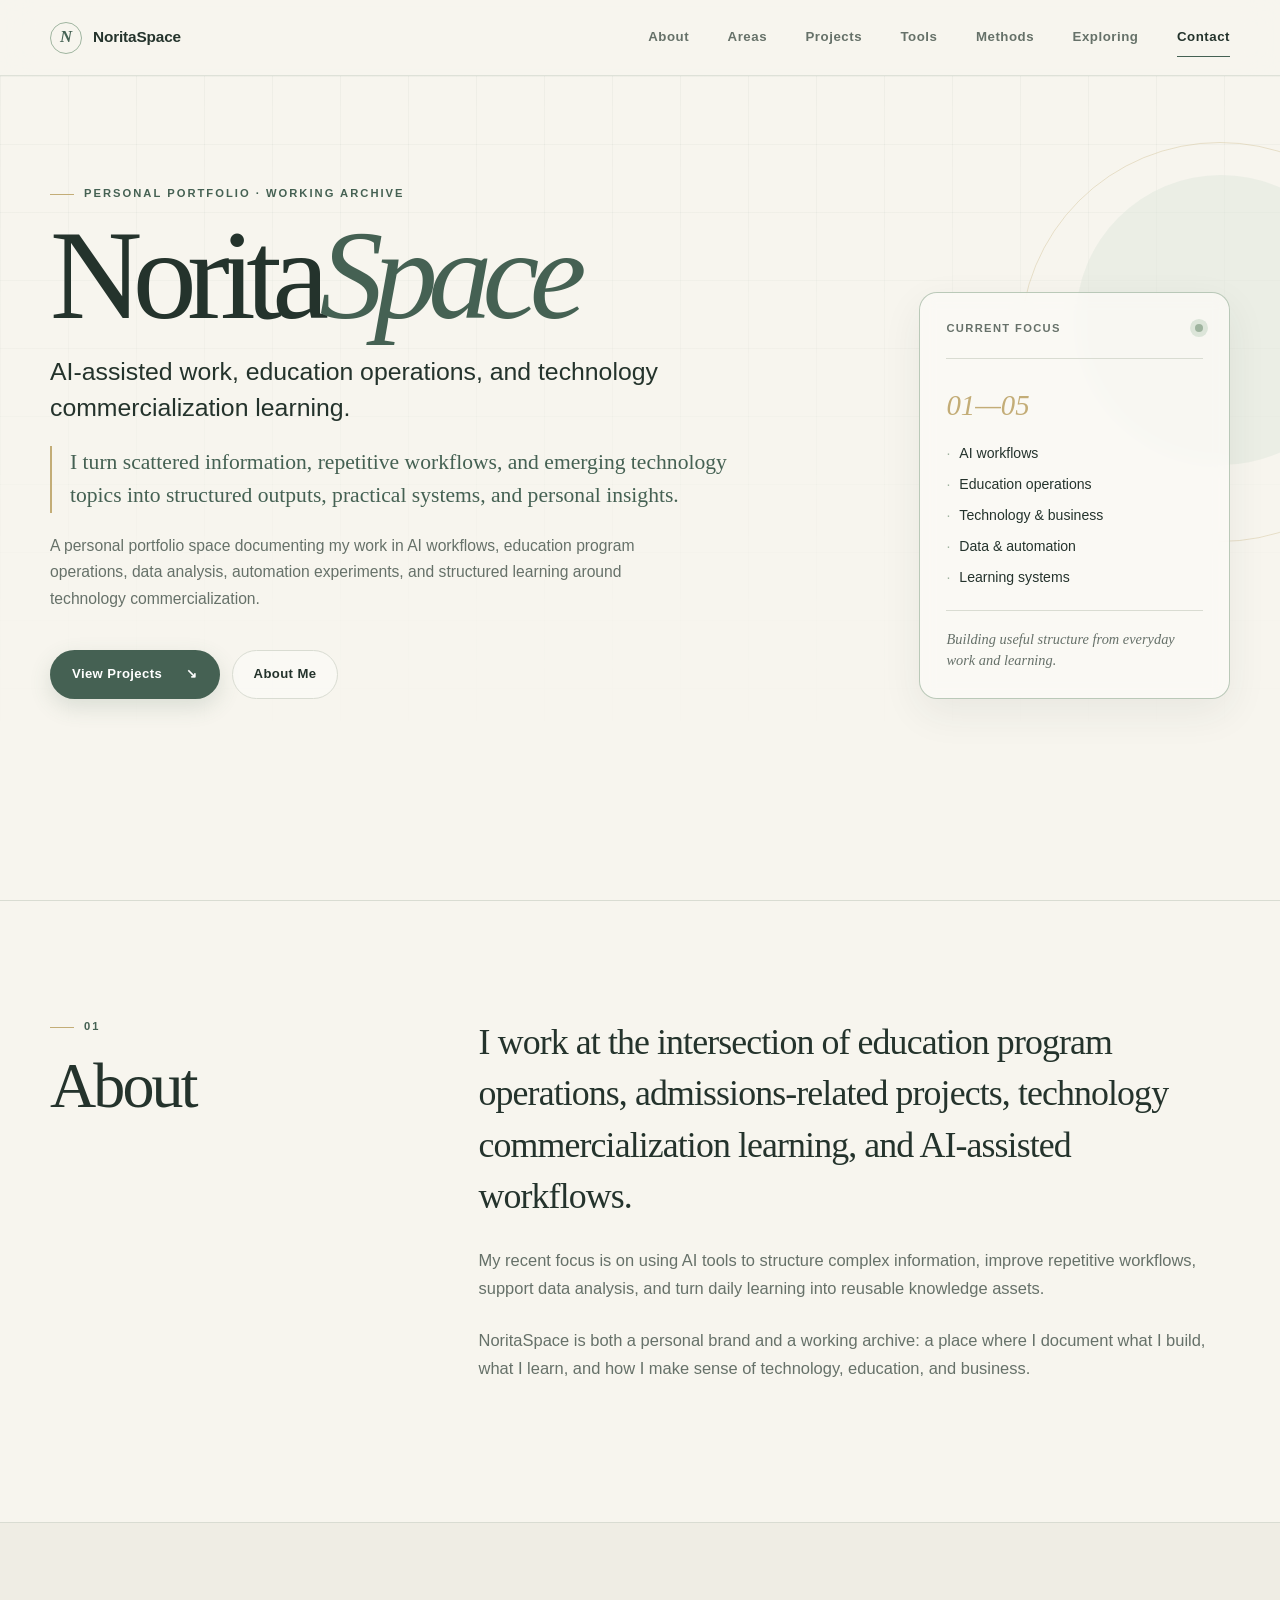
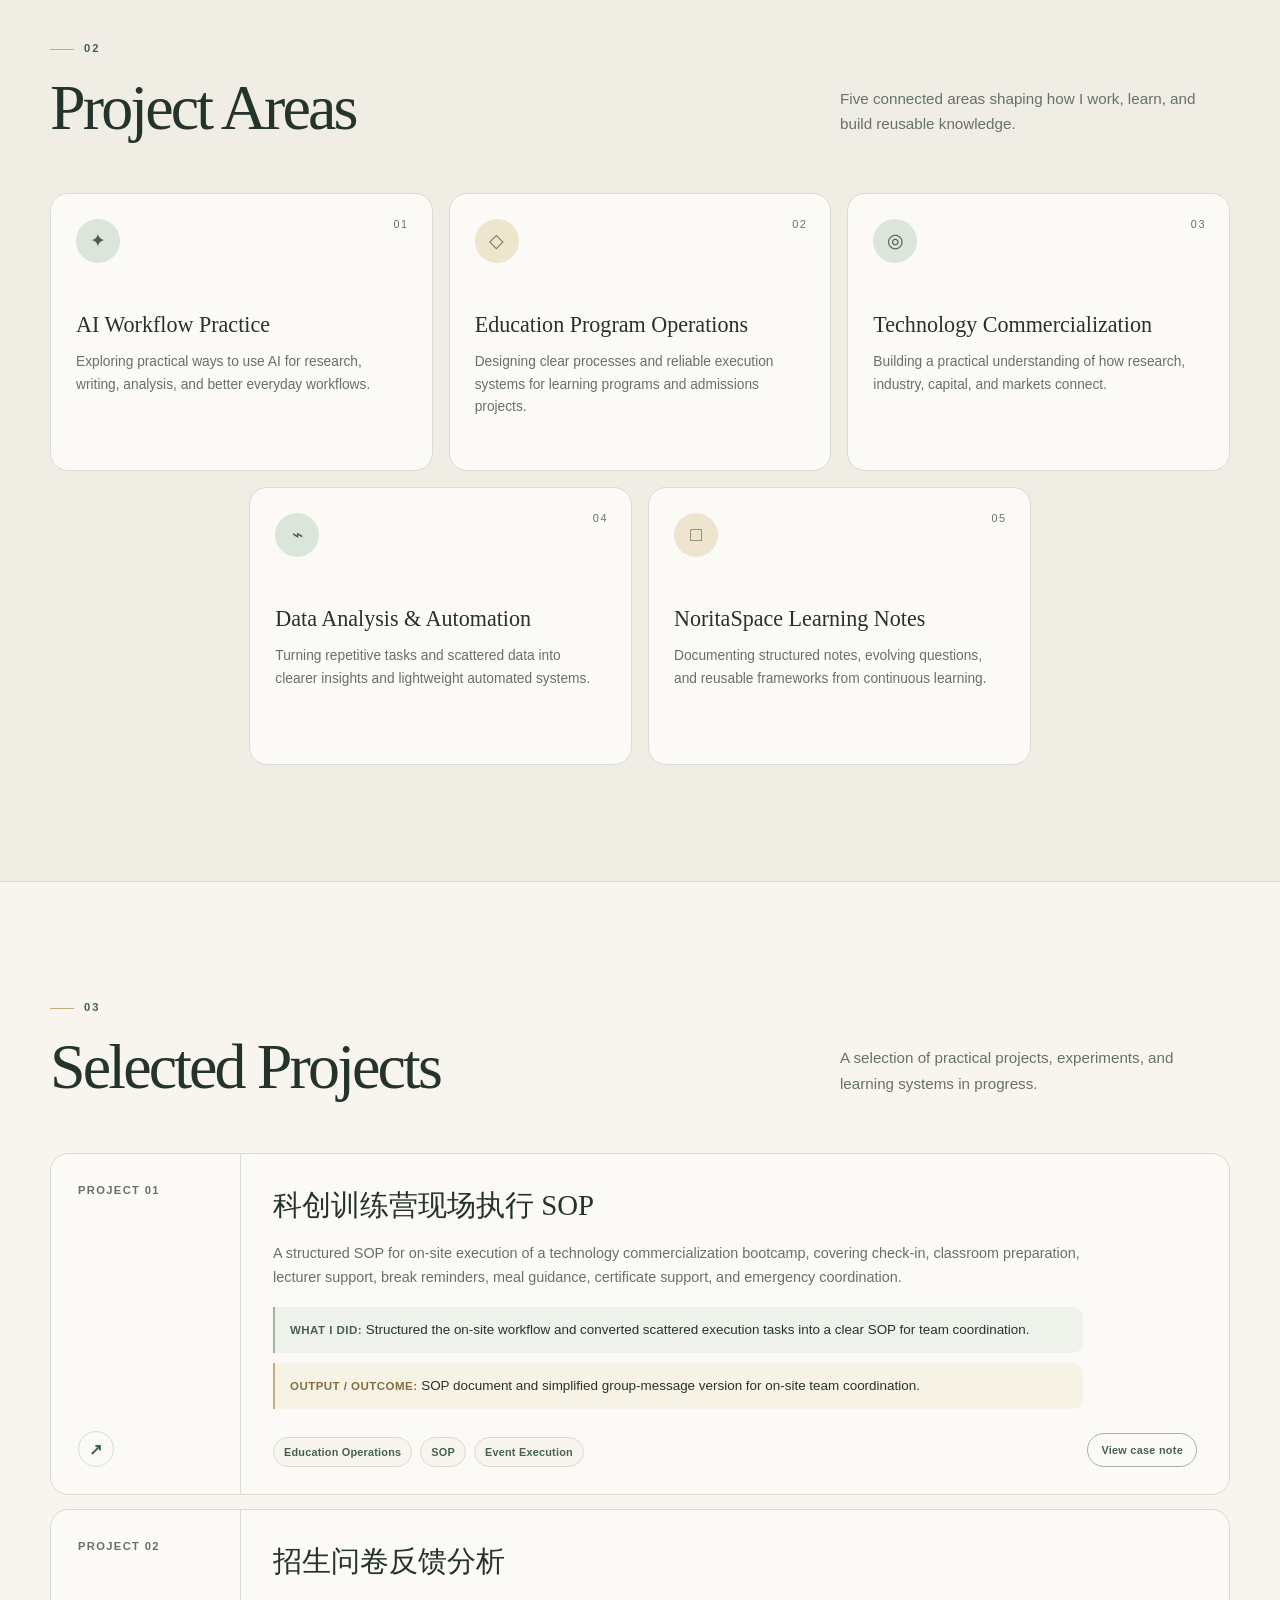
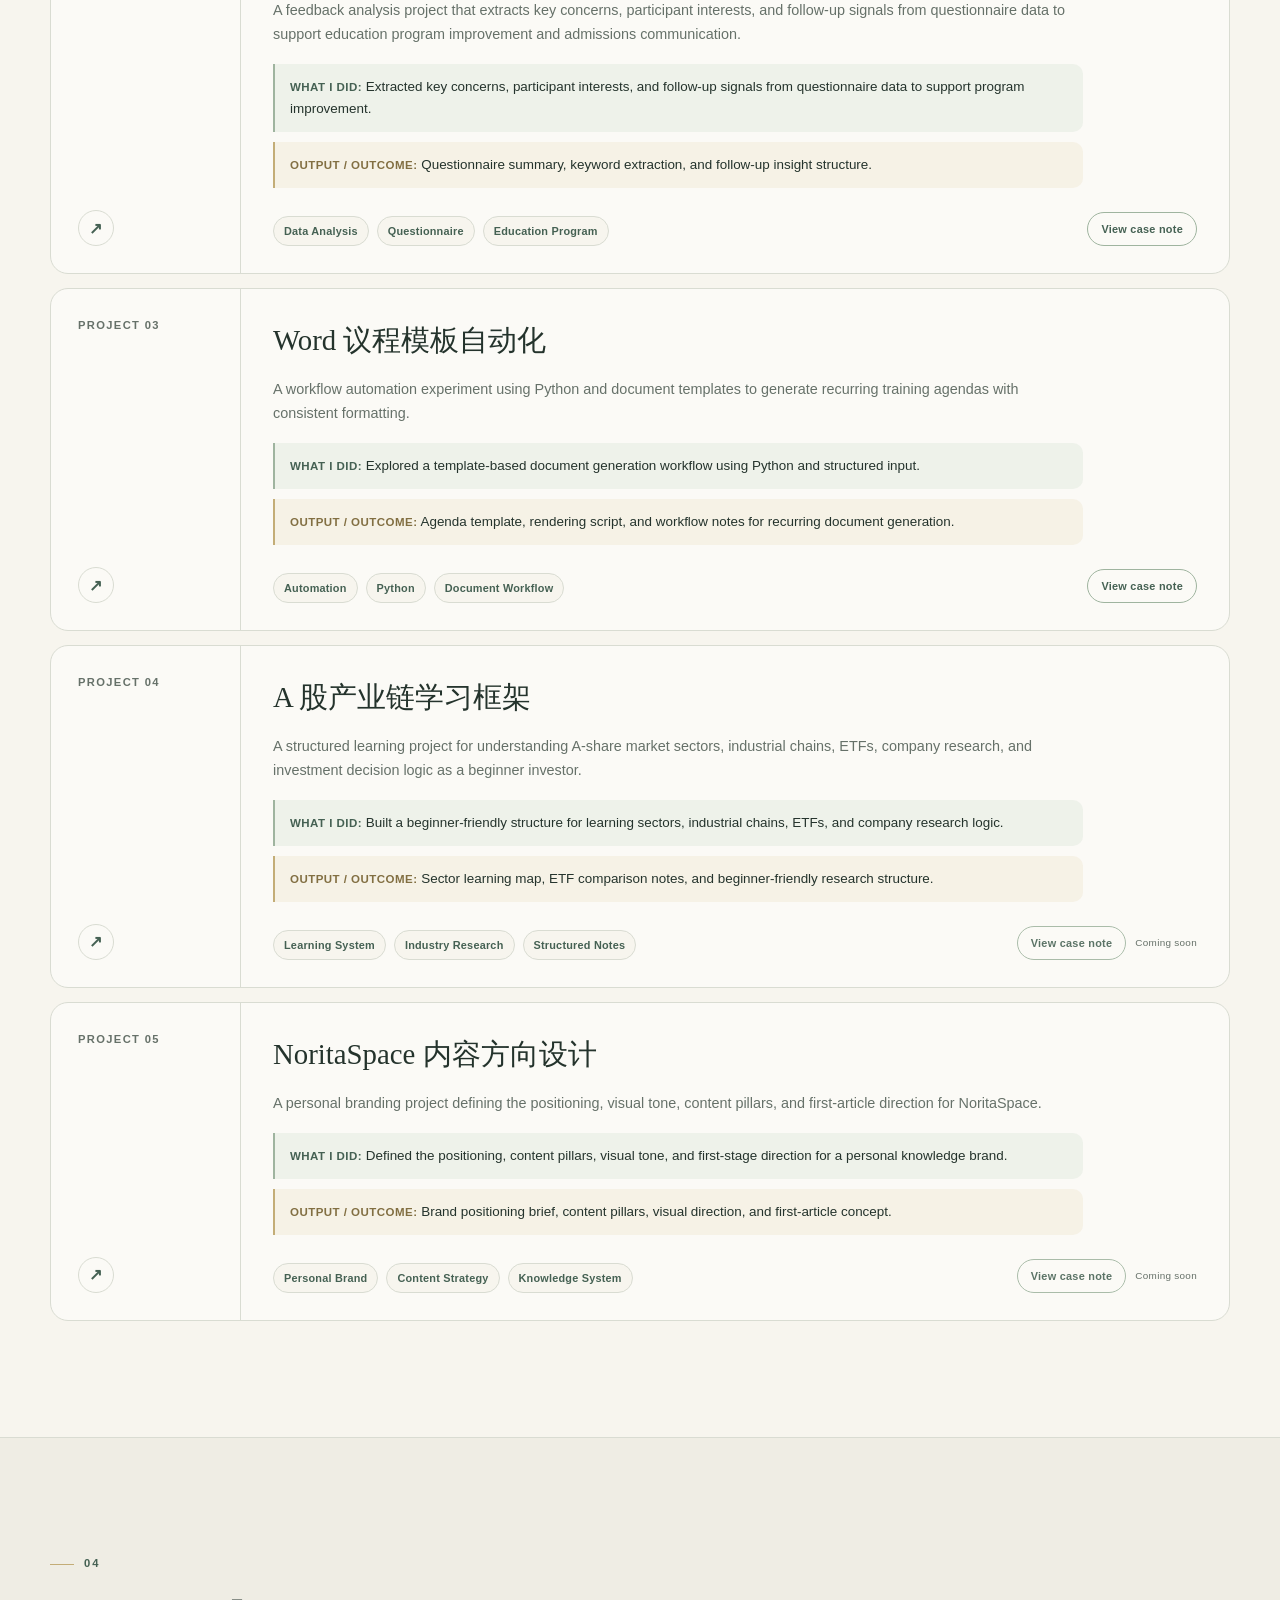
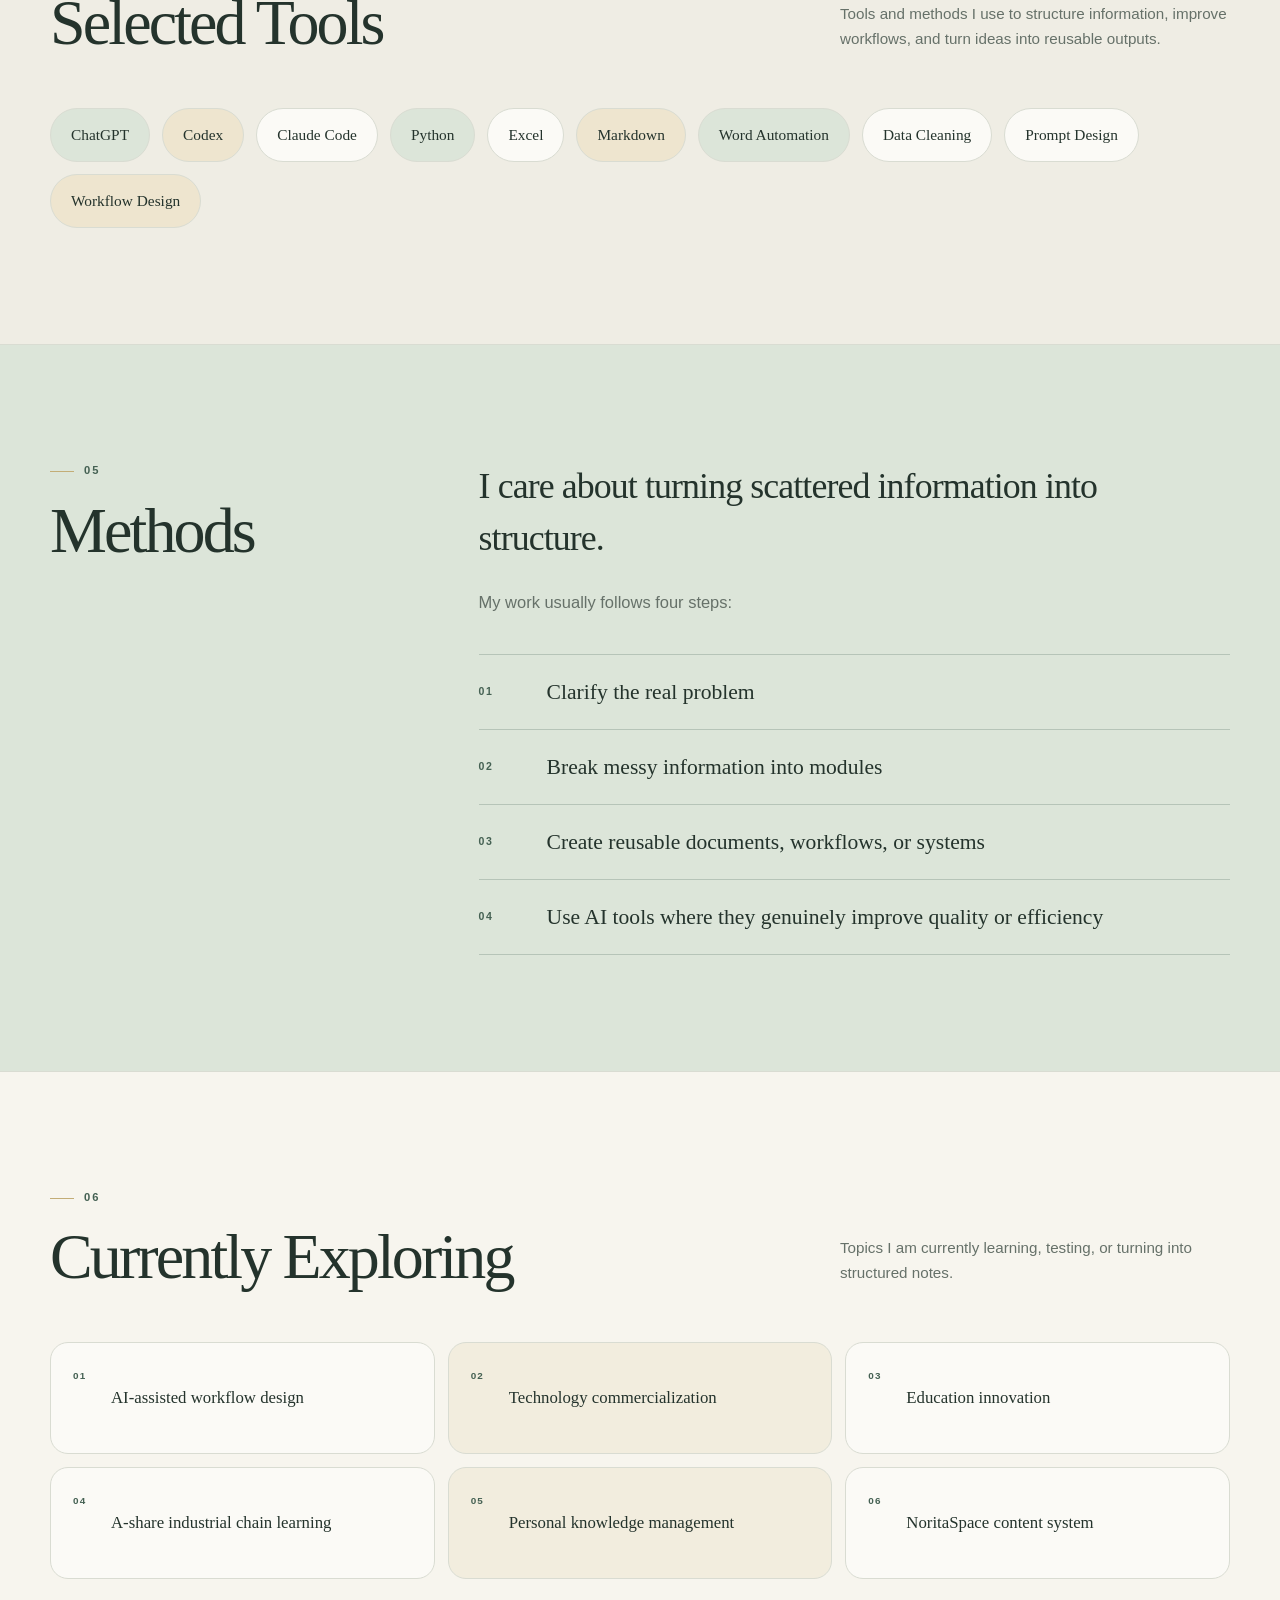
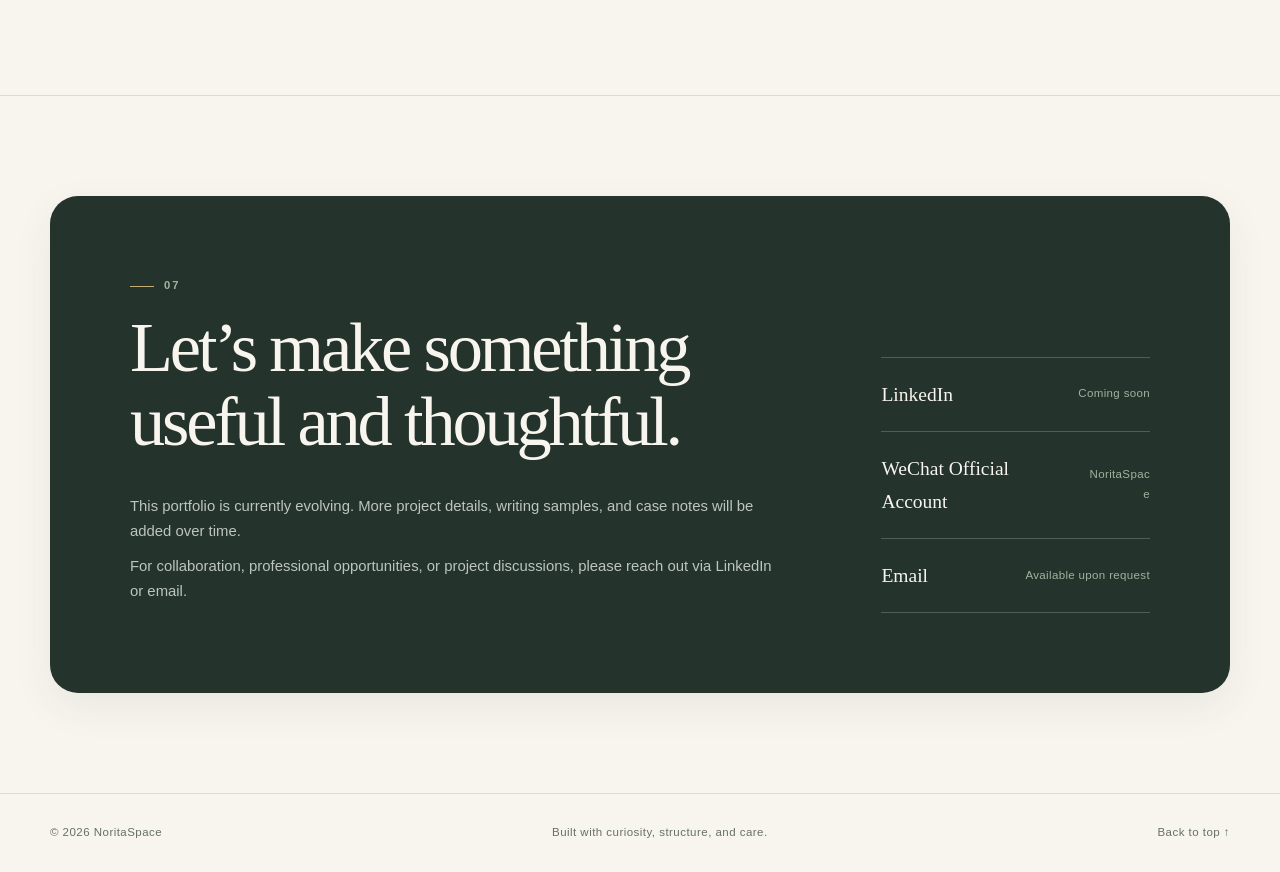
<file: index.html>
<!DOCTYPE html>
<html lang="en">
<head>
  <meta charset="UTF-8">
  <meta name="viewport" content="width=device-width, initial-scale=1.0">
  <meta name="description" content="NoritaSpace is a personal portfolio website documenting AI-assisted workflows, education program operations, technology commercialization learning, data analysis, automation experiments, and structured personal learning.">

  <meta property="og:title" content="NoritaSpace | Personal Portfolio">
  <meta property="og:description" content="A personal portfolio space for AI-assisted workflows, education operations, technology commercialization learning, data analysis, and automation experiments.">
  <meta property="og:type" content="website">
  <!-- Add og:image here when a permanent social preview image is available. -->

  <meta name="twitter:card" content="summary">
  <meta name="twitter:title" content="NoritaSpace | Personal Portfolio">
  <meta name="twitter:description" content="A personal portfolio space for AI-assisted workflows, education operations, technology commercialization learning, data analysis, and automation experiments.">

  <title>NoritaSpace | Personal Portfolio</title>
  <link rel="icon" type="image/svg+xml" href="favicon.svg">
  <link rel="stylesheet" href="styles.css">
</head>
<body>
  <a class="skip-link" href="#main-content">Skip to content</a>

  <!-- Header / Navigation -->
  <header class="site-header" id="top">
    <div class="container nav-wrap">
      <a class="brand" href="#top" aria-label="NoritaSpace home">
        <span class="brand-mark" aria-hidden="true">N</span>
        <span>NoritaSpace</span>
      </a>

      <button class="nav-toggle" type="button" aria-expanded="false" aria-controls="site-nav">
        <span class="sr-only">Toggle navigation</span>
        <span></span><span></span><span></span>
      </button>

      <nav class="site-nav" id="site-nav" aria-label="Primary navigation">
        <a href="#about">About</a>
        <a href="#areas">Areas</a>
        <a href="#projects">Projects</a>
        <a href="#tools">Tools</a>
        <a href="#methods">Methods</a>
        <a href="#exploring">Exploring</a>
        <a href="#contact">Contact</a>
      </nav>
    </div>
  </header>

  <main id="main-content">
    <!-- Hero -->
    <section class="hero section-shell" aria-labelledby="hero-title">
      <div class="hero-decoration hero-decoration-one" aria-hidden="true"></div>
      <div class="hero-decoration hero-decoration-two" aria-hidden="true"></div>
      <div class="container hero-grid">
        <div class="hero-copy">
          <p class="eyebrow">Personal portfolio · Working archive</p>
          <h1 id="hero-title">Norita<span>Space</span></h1>
          <p class="hero-subtitle">AI-assisted work, education operations, and technology commercialization learning.</p>
          <p class="hero-statement">I turn scattered information, repetitive workflows, and emerging technology topics into structured outputs, practical systems, and personal insights.</p>
          <p class="hero-intro">A personal portfolio space documenting my work in AI workflows, education program operations, data analysis, automation experiments, and structured learning around technology commercialization.</p>
          <div class="hero-actions">
            <a class="button button-primary" href="#projects">View Projects <span aria-hidden="true">↘</span></a>
            <a class="button button-secondary" href="#about">About Me</a>
          </div>
        </div>

        <aside class="hero-note" aria-label="Current focus">
          <div class="note-topline">
            <span>Current focus</span>
            <span class="status-dot" aria-hidden="true"></span>
          </div>
          <p class="note-number">01—05</p>
          <div class="focus-list">
            <span>AI workflows</span>
            <span>Education operations</span>
            <span>Technology & business</span>
            <span>Data & automation</span>
            <span>Learning systems</span>
          </div>
          <p class="note-caption">Building useful structure from everyday work and learning.</p>
        </aside>
      </div>
    </section>

    <!-- About -->
    <section class="section section-about" id="about" aria-labelledby="about-title">
      <div class="container section-grid">
        <div class="section-heading">
          <p class="section-index">01</p>
          <h2 id="about-title">About</h2>
        </div>
        <div class="about-copy content-copy">
          <p class="lead">I work at the intersection of education program operations, admissions-related projects, technology commercialization learning, and AI-assisted workflows.</p>
          <p>My recent focus is on using AI tools to structure complex information, improve repetitive workflows, support data analysis, and turn daily learning into reusable knowledge assets.</p>
          <p>NoritaSpace is both a personal brand and a working archive: a place where I document what I build, what I learn, and how I make sense of technology, education, and business.</p>
        </div>
      </div>
    </section>

    <!-- Project Areas -->
    <section class="section section-tinted" id="areas" aria-labelledby="areas-title">
      <div class="container">
        <div class="section-heading section-heading-row">
          <div>
            <p class="section-index">02</p>
            <h2 id="areas-title">Project Areas</h2>
          </div>
          <p class="section-summary">Five connected areas shaping how I work, learn, and build reusable knowledge.</p>
        </div>

        <div class="area-grid">
          <article class="area-card">
            <span class="area-number">01</span>
            <div class="area-icon" aria-hidden="true">✦</div>
            <h3>AI Workflow Practice</h3>
            <p>Exploring practical ways to use AI for research, writing, analysis, and better everyday workflows.</p>
          </article>
          <article class="area-card">
            <span class="area-number">02</span>
            <div class="area-icon" aria-hidden="true">◇</div>
            <h3>Education Program Operations</h3>
            <p>Designing clear processes and reliable execution systems for learning programs and admissions projects.</p>
          </article>
          <article class="area-card">
            <span class="area-number">03</span>
            <div class="area-icon" aria-hidden="true">◎</div>
            <h3>Technology Commercialization</h3>
            <p>Building a practical understanding of how research, industry, capital, and markets connect.</p>
          </article>
          <article class="area-card">
            <span class="area-number">04</span>
            <div class="area-icon" aria-hidden="true">⌁</div>
            <h3>Data Analysis &amp; Automation</h3>
            <p>Turning repetitive tasks and scattered data into clearer insights and lightweight automated systems.</p>
          </article>
          <article class="area-card area-card-wide">
            <span class="area-number">05</span>
            <div class="area-icon" aria-hidden="true">□</div>
            <h3>NoritaSpace Learning Notes</h3>
            <p>Documenting structured notes, evolving questions, and reusable frameworks from continuous learning.</p>
          </article>
        </div>
      </div>
    </section>

    <!-- Selected Projects -->
    <section class="section" id="projects" aria-labelledby="projects-title">
      <div class="container">
        <div class="section-heading section-heading-row">
          <div>
            <p class="section-index">03</p>
            <h2 id="projects-title">Selected Projects</h2>
          </div>
          <p class="section-summary">A selection of practical projects, experiments, and learning systems in progress.</p>
        </div>

        <div class="project-list">
          <article class="project-card">
            <div class="project-meta">
              <span>Project 01</span>
              <span class="project-symbol" aria-hidden="true">↗</span>
            </div>
            <div class="project-body">
              <h3 lang="zh-CN">科创训练营现场执行 SOP</h3>
              <p>A structured SOP for on-site execution of a technology commercialization bootcamp, covering check-in, classroom preparation, lecturer support, break reminders, meal guidance, certificate support, and emergency coordination.</p>
              <p class="project-contribution"><strong>What I did:</strong> Structured the on-site workflow and converted scattered execution tasks into a clear SOP for team coordination.</p>
              <p class="project-outcome"><strong>Output / Outcome:</strong> SOP document and simplified group-message version for on-site team coordination.</p>
              <div class="project-footer">
                <ul class="tag-list" aria-label="Project tags">
                  <li>Education Operations</li><li>SOP</li><li>Event Execution</li>
                </ul>
                <div class="case-note-action">
                  <a class="case-note-link" href="case-sop.html">View case note</a>
                </div>
              </div>
            </div>
          </article>

          <article class="project-card">
            <div class="project-meta">
              <span>Project 02</span>
              <span class="project-symbol" aria-hidden="true">↗</span>
            </div>
            <div class="project-body">
              <h3 lang="zh-CN">招生问卷反馈分析</h3>
              <p>A feedback analysis project that extracts key concerns, participant interests, and follow-up signals from questionnaire data to support education program improvement and admissions communication.</p>
              <p class="project-contribution"><strong>What I did:</strong> Extracted key concerns, participant interests, and follow-up signals from questionnaire data to support program improvement.</p>
              <p class="project-outcome"><strong>Output / Outcome:</strong> Questionnaire summary, keyword extraction, and follow-up insight structure.</p>
              <div class="project-footer">
                <ul class="tag-list" aria-label="Project tags">
                  <li>Data Analysis</li><li>Questionnaire</li><li>Education Program</li>
                </ul>
                <div class="case-note-action">
                  <a class="case-note-link" href="case-questionnaire.html">View case note</a>
                </div>
              </div>
            </div>
          </article>

          <article class="project-card">
            <div class="project-meta">
              <span>Project 03</span>
              <span class="project-symbol" aria-hidden="true">↗</span>
            </div>
            <div class="project-body">
              <h3 lang="zh-CN">Word 议程模板自动化</h3>
              <p>A workflow automation experiment using Python and document templates to generate recurring training agendas with consistent formatting.</p>
              <p class="project-contribution"><strong>What I did:</strong> Explored a template-based document generation workflow using Python and structured input.</p>
              <p class="project-outcome"><strong>Output / Outcome:</strong> Agenda template, rendering script, and workflow notes for recurring document generation.</p>
              <div class="project-footer">
                <ul class="tag-list" aria-label="Project tags">
                  <li>Automation</li><li>Python</li><li>Document Workflow</li>
                </ul>
                <div class="case-note-action">
                  <a class="case-note-link" href="case-agenda-automation.html">View case note</a>
                </div>
              </div>
            </div>
          </article>

          <article class="project-card">
            <div class="project-meta">
              <span>Project 04</span>
              <span class="project-symbol" aria-hidden="true">↗</span>
            </div>
            <div class="project-body">
              <h3 lang="zh-CN">A 股产业链学习框架</h3>
              <p>A structured learning project for understanding A-share market sectors, industrial chains, ETFs, company research, and investment decision logic as a beginner investor.</p>
              <p class="project-contribution"><strong>What I did:</strong> Built a beginner-friendly structure for learning sectors, industrial chains, ETFs, and company research logic.</p>
              <p class="project-outcome"><strong>Output / Outcome:</strong> Sector learning map, ETF comparison notes, and beginner-friendly research structure.</p>
              <div class="project-footer">
                <ul class="tag-list" aria-label="Project tags">
                  <li>Learning System</li><li>Industry Research</li><li>Structured Notes</li>
                </ul>
                <div class="case-note-action">
                  <button class="case-note-link" type="button" disabled>View case note</button>
                  <span>Coming soon</span>
                </div>
              </div>
            </div>
          </article>

          <article class="project-card">
            <div class="project-meta">
              <span>Project 05</span>
              <span class="project-symbol" aria-hidden="true">↗</span>
            </div>
            <div class="project-body">
              <h3 lang="zh-CN">NoritaSpace 内容方向设计</h3>
              <p>A personal branding project defining the positioning, visual tone, content pillars, and first-article direction for NoritaSpace.</p>
              <p class="project-contribution"><strong>What I did:</strong> Defined the positioning, content pillars, visual tone, and first-stage direction for a personal knowledge brand.</p>
              <p class="project-outcome"><strong>Output / Outcome:</strong> Brand positioning brief, content pillars, visual direction, and first-article concept.</p>
              <div class="project-footer">
                <ul class="tag-list" aria-label="Project tags">
                  <li>Personal Brand</li><li>Content Strategy</li><li>Knowledge System</li>
                </ul>
                <div class="case-note-action">
                  <button class="case-note-link" type="button" disabled>View case note</button>
                  <span>Coming soon</span>
                </div>
              </div>
            </div>
          </article>
        </div>
      </div>
    </section>

    <!-- Selected Tools -->
    <section class="section section-tools" id="tools" aria-labelledby="tools-title">
      <div class="container">
        <div class="section-heading section-heading-row">
          <div>
            <p class="section-index">04</p>
            <h2 id="tools-title">Selected Tools</h2>
          </div>
          <p class="section-summary">Tools and methods I use to structure information, improve workflows, and turn ideas into reusable outputs.</p>
        </div>

        <ul class="tools-grid" aria-label="Selected tools and methods">
          <li>ChatGPT</li>
          <li>Codex</li>
          <li>Claude Code</li>
          <li>Python</li>
          <li>Excel</li>
          <li>Markdown</li>
          <li>Word Automation</li>
          <li>Data Cleaning</li>
          <li>Prompt Design</li>
          <li>Workflow Design</li>
        </ul>
      </div>
    </section>

    <!-- Methods -->
    <section class="section section-methods" id="methods" aria-labelledby="methods-title">
      <div class="container section-grid">
        <div class="section-heading">
          <p class="section-index">05</p>
          <h2 id="methods-title">Methods</h2>
        </div>
        <div>
          <div class="methods-intro content-copy">
            <p class="lead">I care about turning scattered information into structure.</p>
            <p>My work usually follows four steps:</p>
          </div>
          <ol class="method-list">
            <li><span class="method-number">01</span><span>Clarify the real problem</span></li>
            <li><span class="method-number">02</span><span>Break messy information into modules</span></li>
            <li><span class="method-number">03</span><span>Create reusable documents, workflows, or systems</span></li>
            <li><span class="method-number">04</span><span>Use AI tools where they genuinely improve quality or efficiency</span></li>
          </ol>
        </div>
      </div>
    </section>

    <!-- Currently Exploring -->
    <section class="section section-exploring" id="exploring" aria-labelledby="exploring-title">
      <div class="container">
        <div class="section-heading section-heading-row">
          <div>
            <p class="section-index">06</p>
            <h2 id="exploring-title">Currently Exploring</h2>
          </div>
          <p class="section-summary">Topics I am currently learning, testing, or turning into structured notes.</p>
        </div>

        <ul class="exploring-grid" aria-label="Topics currently being explored">
          <li><span aria-hidden="true">01</span>AI-assisted workflow design</li>
          <li><span aria-hidden="true">02</span>Technology commercialization</li>
          <li><span aria-hidden="true">03</span>Education innovation</li>
          <li><span aria-hidden="true">04</span>A-share industrial chain learning</li>
          <li><span aria-hidden="true">05</span>Personal knowledge management</li>
          <li><span aria-hidden="true">06</span>NoritaSpace content system</li>
        </ul>
      </div>
    </section>

    <!-- Contact -->
    <section class="section section-contact" id="contact" aria-labelledby="contact-title">
      <div class="container contact-card">
        <div class="contact-copy">
          <p class="section-index">07</p>
          <h2 id="contact-title">Let’s make something<br>useful and thoughtful.</h2>
          <p>This portfolio is currently evolving. More project details, writing samples, and case notes will be added over time.</p>
          <p>For collaboration, professional opportunities, or project discussions, please reach out via LinkedIn or email.</p>
        </div>
        <div class="contact-details" aria-label="Contact details">
          <div class="contact-detail">
            <span>LinkedIn</span><span>Coming soon</span>
          </div>
          <div class="contact-detail">
            <span>WeChat Official Account</span><span>NoritaSpace</span>
          </div>
          <div class="contact-detail">
            <span>Email</span><span>Available upon request</span>
          </div>
        </div>
      </div>
    </section>
  </main>

  <footer class="site-footer">
    <div class="container footer-inner">
      <p>© <span id="current-year"></span> NoritaSpace</p>
      <p>Built with curiosity, structure, and care.</p>
      <a href="#top">Back to top ↑</a>
    </div>
  </footer>

  <script src="script.js"></script>
</body>
</html>
</file>
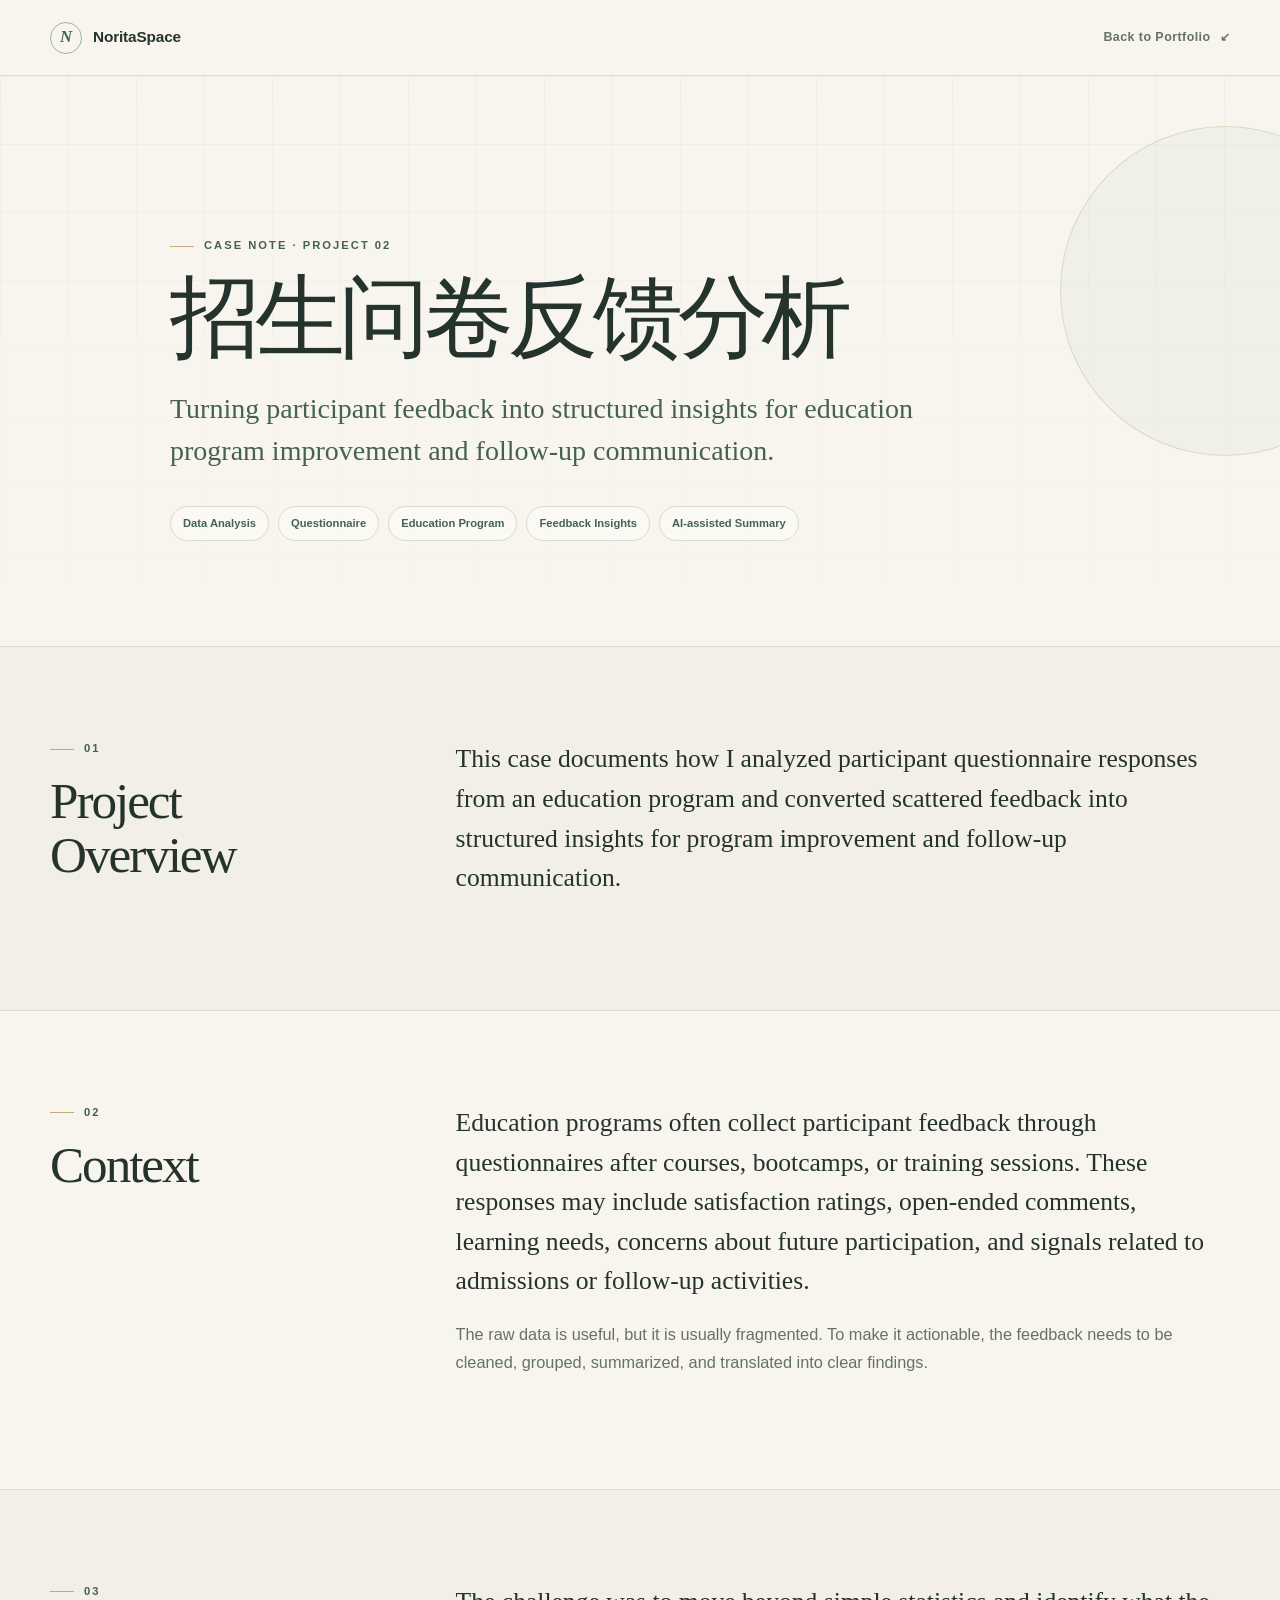
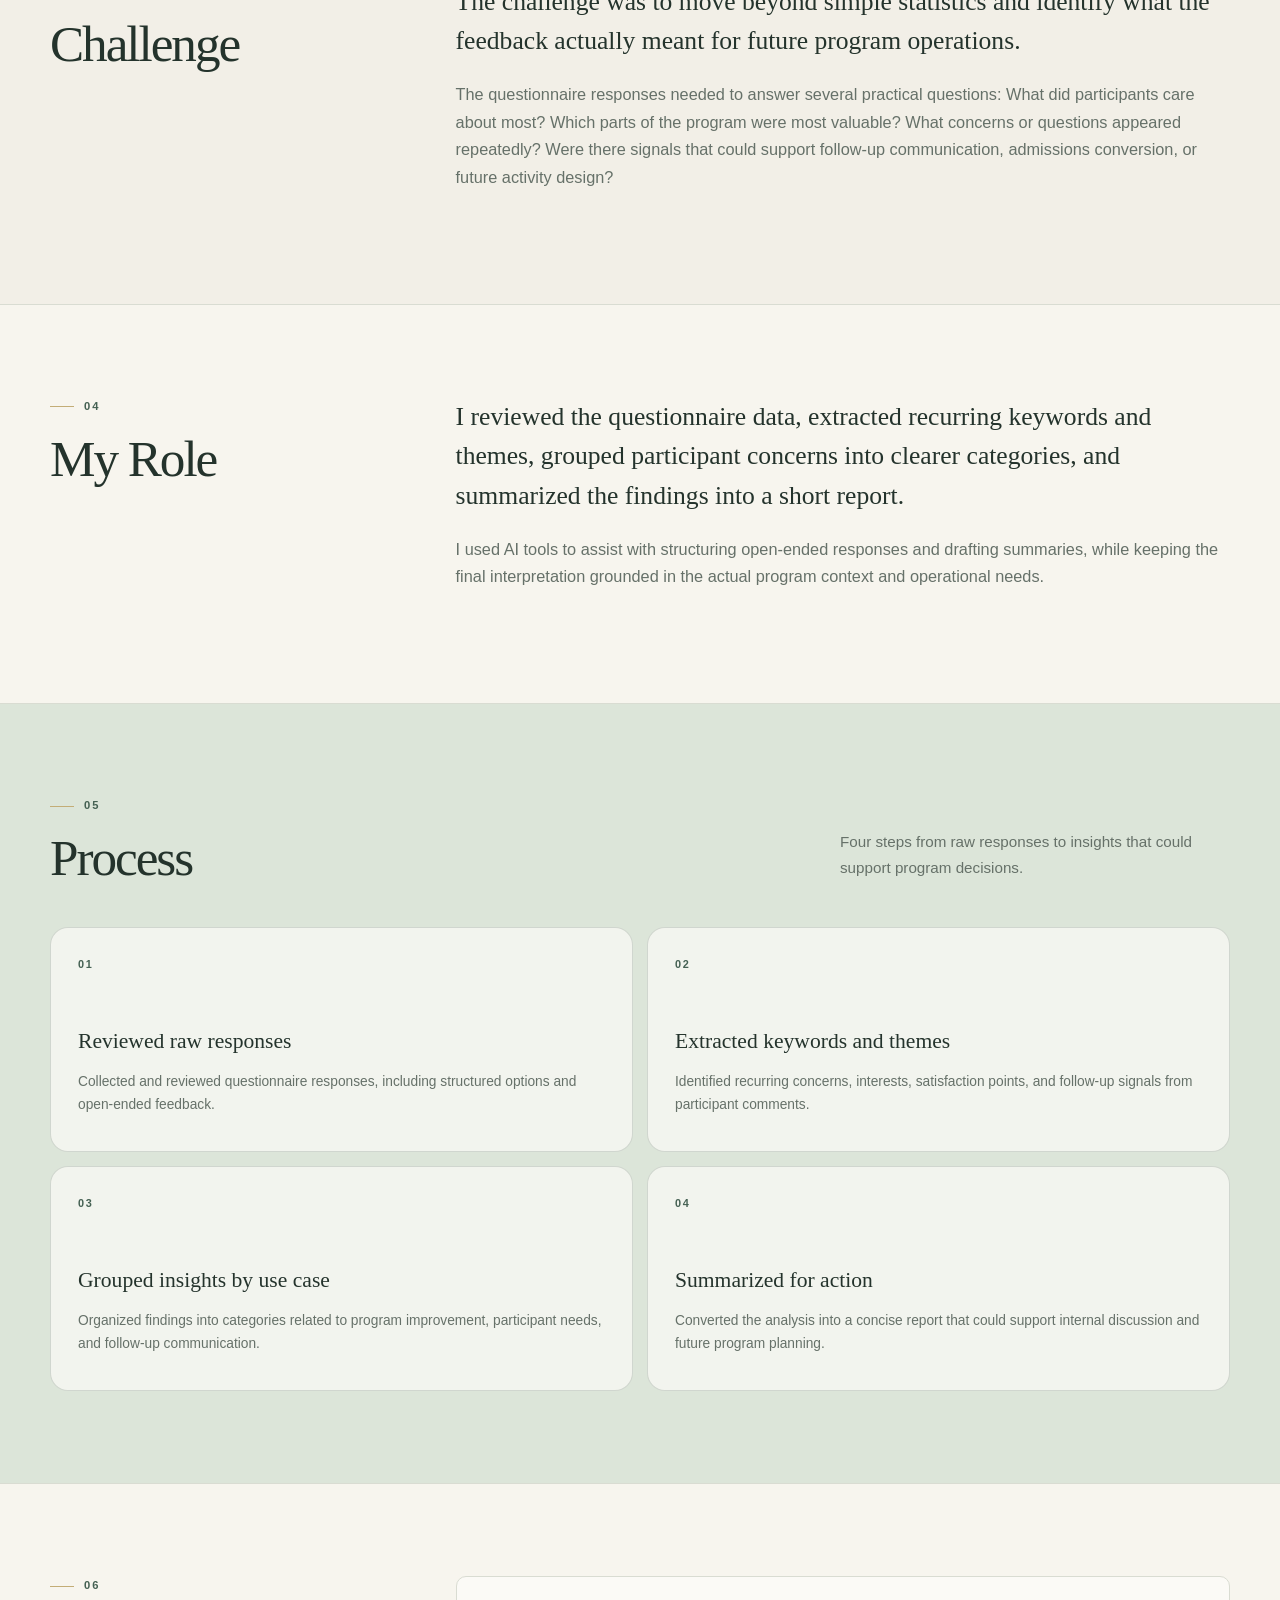
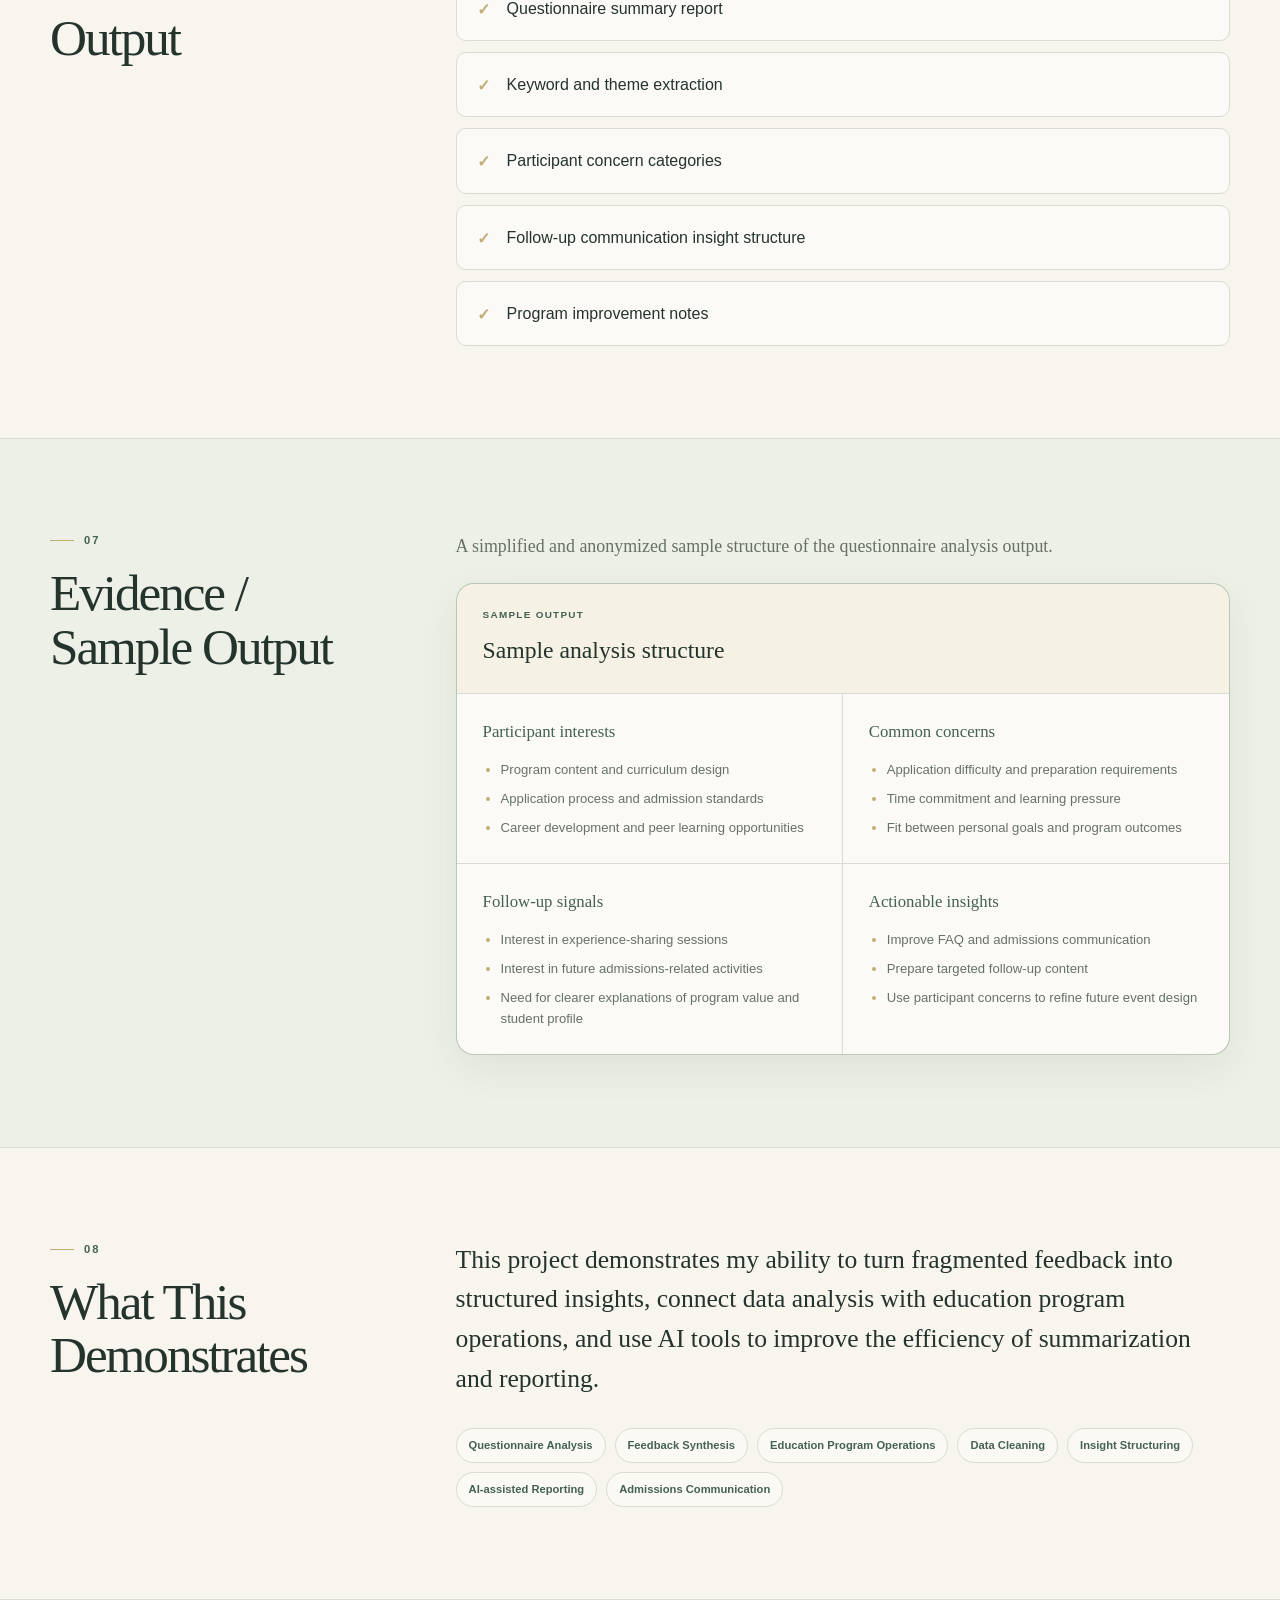
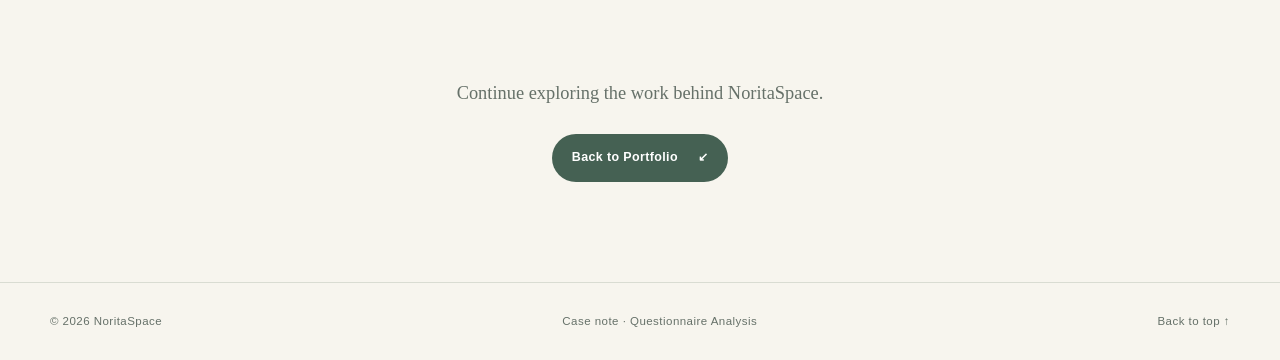
<file: case-questionnaire.html>
<!DOCTYPE html>
<html lang="en">
<head>
  <meta charset="UTF-8">
  <meta name="viewport" content="width=device-width, initial-scale=1.0">
  <meta name="description" content="A NoritaSpace case note about turning participant questionnaire feedback into structured insights for education program improvement.">
  <title>招生问卷反馈分析 | NoritaSpace</title>
  <link rel="icon" type="image/svg+xml" href="favicon.svg">
  <link rel="stylesheet" href="styles.css">
</head>
<body class="case-page">
  <a class="skip-link" href="#main-content">Skip to content</a>

  <header class="site-header">
    <div class="container nav-wrap">
      <a class="brand" href="index.html" aria-label="NoritaSpace home">
        <span class="brand-mark" aria-hidden="true">N</span>
        <span>NoritaSpace</span>
      </a>
      <a class="case-header-back" href="index.html#projects" aria-label="Back to Portfolio">
        <span>Back to Portfolio</span><span aria-hidden="true">↙</span>
      </a>
    </div>
  </header>

  <main id="main-content">
    <section class="case-hero" aria-labelledby="case-title">
      <div class="container case-hero-inner">
        <p class="eyebrow">Case note · Project 02</p>
        <h1 id="case-title" lang="zh-CN">招生问卷反馈分析</h1>
        <p class="case-hero-subtitle">Turning participant feedback into structured insights for education program improvement and follow-up communication.</p>
        <ul class="case-tag-list" aria-label="Case tags">
          <li>Data Analysis</li>
          <li>Questionnaire</li>
          <li>Education Program</li>
          <li>Feedback Insights</li>
          <li>AI-assisted Summary</li>
        </ul>
      </div>
    </section>

    <section class="case-section" aria-labelledby="overview-title">
      <div class="container case-section-grid">
        <div class="case-section-heading">
          <p class="section-index">01</p>
          <h2 id="overview-title">Project Overview</h2>
        </div>
        <div class="case-copy">
          <p>This case documents how I analyzed participant questionnaire responses from an education program and converted scattered feedback into structured insights for program improvement and follow-up communication.</p>
        </div>
      </div>
    </section>

    <section class="case-section" aria-labelledby="context-title">
      <div class="container case-section-grid">
        <div class="case-section-heading">
          <p class="section-index">02</p>
          <h2 id="context-title">Context</h2>
        </div>
        <div class="case-copy">
          <p>Education programs often collect participant feedback through questionnaires after courses, bootcamps, or training sessions. These responses may include satisfaction ratings, open-ended comments, learning needs, concerns about future participation, and signals related to admissions or follow-up activities.</p>
          <p>The raw data is useful, but it is usually fragmented. To make it actionable, the feedback needs to be cleaned, grouped, summarized, and translated into clear findings.</p>
        </div>
      </div>
    </section>

    <section class="case-section" aria-labelledby="challenge-title">
      <div class="container case-section-grid">
        <div class="case-section-heading">
          <p class="section-index">03</p>
          <h2 id="challenge-title">Challenge</h2>
        </div>
        <div class="case-copy">
          <p>The challenge was to move beyond simple statistics and identify what the feedback actually meant for future program operations.</p>
          <p>The questionnaire responses needed to answer several practical questions: What did participants care about most? Which parts of the program were most valuable? What concerns or questions appeared repeatedly? Were there signals that could support follow-up communication, admissions conversion, or future activity design?</p>
        </div>
      </div>
    </section>

    <section class="case-section" aria-labelledby="role-title">
      <div class="container case-section-grid">
        <div class="case-section-heading">
          <p class="section-index">04</p>
          <h2 id="role-title">My Role</h2>
        </div>
        <div class="case-copy">
          <p>I reviewed the questionnaire data, extracted recurring keywords and themes, grouped participant concerns into clearer categories, and summarized the findings into a short report.</p>
          <p>I used AI tools to assist with structuring open-ended responses and drafting summaries, while keeping the final interpretation grounded in the actual program context and operational needs.</p>
        </div>
      </div>
    </section>

    <section class="case-section case-process-section" aria-labelledby="process-title">
      <div class="container">
        <div class="case-section-intro">
          <div>
            <p class="section-index">05</p>
            <h2 id="process-title">Process</h2>
          </div>
          <p class="section-summary">Four steps from raw responses to insights that could support program decisions.</p>
        </div>

        <div class="process-grid">
          <article class="process-card">
            <span class="process-number">01</span>
            <h3>Reviewed raw responses</h3>
            <p>Collected and reviewed questionnaire responses, including structured options and open-ended feedback.</p>
          </article>
          <article class="process-card">
            <span class="process-number">02</span>
            <h3>Extracted keywords and themes</h3>
            <p>Identified recurring concerns, interests, satisfaction points, and follow-up signals from participant comments.</p>
          </article>
          <article class="process-card">
            <span class="process-number">03</span>
            <h3>Grouped insights by use case</h3>
            <p>Organized findings into categories related to program improvement, participant needs, and follow-up communication.</p>
          </article>
          <article class="process-card">
            <span class="process-number">04</span>
            <h3>Summarized for action</h3>
            <p>Converted the analysis into a concise report that could support internal discussion and future program planning.</p>
          </article>
        </div>
      </div>
    </section>

    <section class="case-section" aria-labelledby="output-title">
      <div class="container case-section-grid">
        <div class="case-section-heading">
          <p class="section-index">06</p>
          <h2 id="output-title">Output</h2>
        </div>
        <ul class="case-output-list">
          <li>Questionnaire summary report</li>
          <li>Keyword and theme extraction</li>
          <li>Participant concern categories</li>
          <li>Follow-up communication insight structure</li>
          <li>Program improvement notes</li>
        </ul>
      </div>
    </section>

    <section class="case-section case-evidence-section" aria-labelledby="evidence-title">
      <div class="container case-section-grid">
        <div class="case-section-heading">
          <p class="section-index">07</p>
          <h2 id="evidence-title">Evidence / Sample Output</h2>
        </div>
        <div class="case-evidence-content">
          <p class="evidence-intro">A simplified and anonymized sample structure of the questionnaire analysis output.</p>
          <article class="sample-card" aria-labelledby="sample-title">
            <div class="sample-card-header">
              <span>Sample output</span>
              <h3 id="sample-title">Sample analysis structure</h3>
            </div>
            <div class="sample-sop-grid">
              <section class="sample-phase">
                <h4>Participant interests</h4>
                <ul>
                  <li>Program content and curriculum design</li>
                  <li>Application process and admission standards</li>
                  <li>Career development and peer learning opportunities</li>
                </ul>
              </section>
              <section class="sample-phase">
                <h4>Common concerns</h4>
                <ul>
                  <li>Application difficulty and preparation requirements</li>
                  <li>Time commitment and learning pressure</li>
                  <li>Fit between personal goals and program outcomes</li>
                </ul>
              </section>
              <section class="sample-phase">
                <h4>Follow-up signals</h4>
                <ul>
                  <li>Interest in experience-sharing sessions</li>
                  <li>Interest in future admissions-related activities</li>
                  <li>Need for clearer explanations of program value and student profile</li>
                </ul>
              </section>
              <section class="sample-phase">
                <h4>Actionable insights</h4>
                <ul>
                  <li>Improve FAQ and admissions communication</li>
                  <li>Prepare targeted follow-up content</li>
                  <li>Use participant concerns to refine future event design</li>
                </ul>
              </section>
            </div>
          </article>
        </div>
      </div>
    </section>

    <section class="case-section" aria-labelledby="demonstrates-title">
      <div class="container case-section-grid">
        <div class="case-section-heading">
          <p class="section-index">08</p>
          <h2 id="demonstrates-title">What This Demonstrates</h2>
        </div>
        <div class="case-copy">
          <p>This project demonstrates my ability to turn fragmented feedback into structured insights, connect data analysis with education program operations, and use AI tools to improve the efficiency of summarization and reporting.</p>
          <ul class="case-tag-list demonstrates-tags" aria-label="Demonstrated skills">
            <li>Questionnaire Analysis</li>
            <li>Feedback Synthesis</li>
            <li>Education Program Operations</li>
            <li>Data Cleaning</li>
            <li>Insight Structuring</li>
            <li>AI-assisted Reporting</li>
            <li>Admissions Communication</li>
          </ul>
        </div>
      </div>
    </section>

    <section class="case-back-section" aria-label="Return to portfolio">
      <div class="container">
        <p>Continue exploring the work behind NoritaSpace.</p>
        <a class="case-back-button" href="index.html#projects">Back to Portfolio <span aria-hidden="true">↙</span></a>
      </div>
    </section>
  </main>

  <footer class="site-footer">
    <div class="container footer-inner">
      <p>© 2026 NoritaSpace</p>
      <p>Case note · Questionnaire Analysis</p>
      <a href="#main-content">Back to top ↑</a>
    </div>
  </footer>
</body>
</html>
</file>
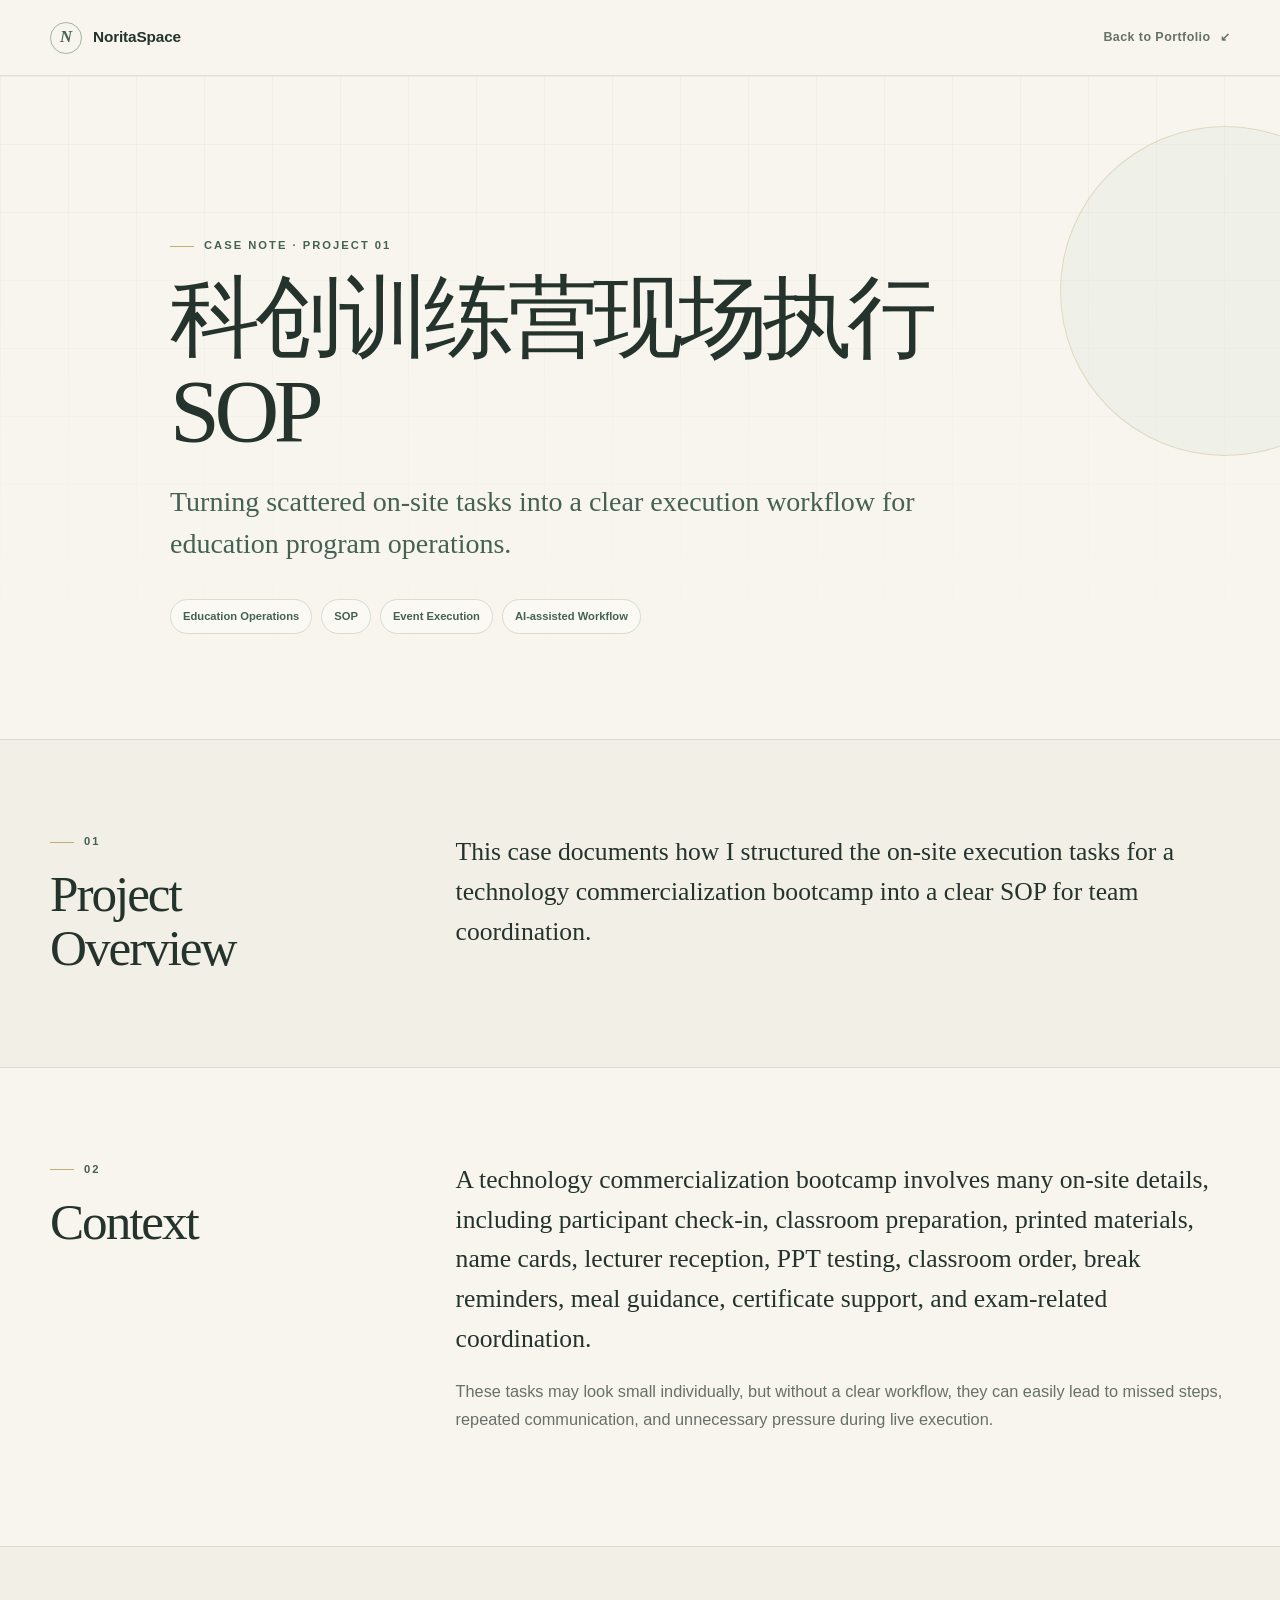
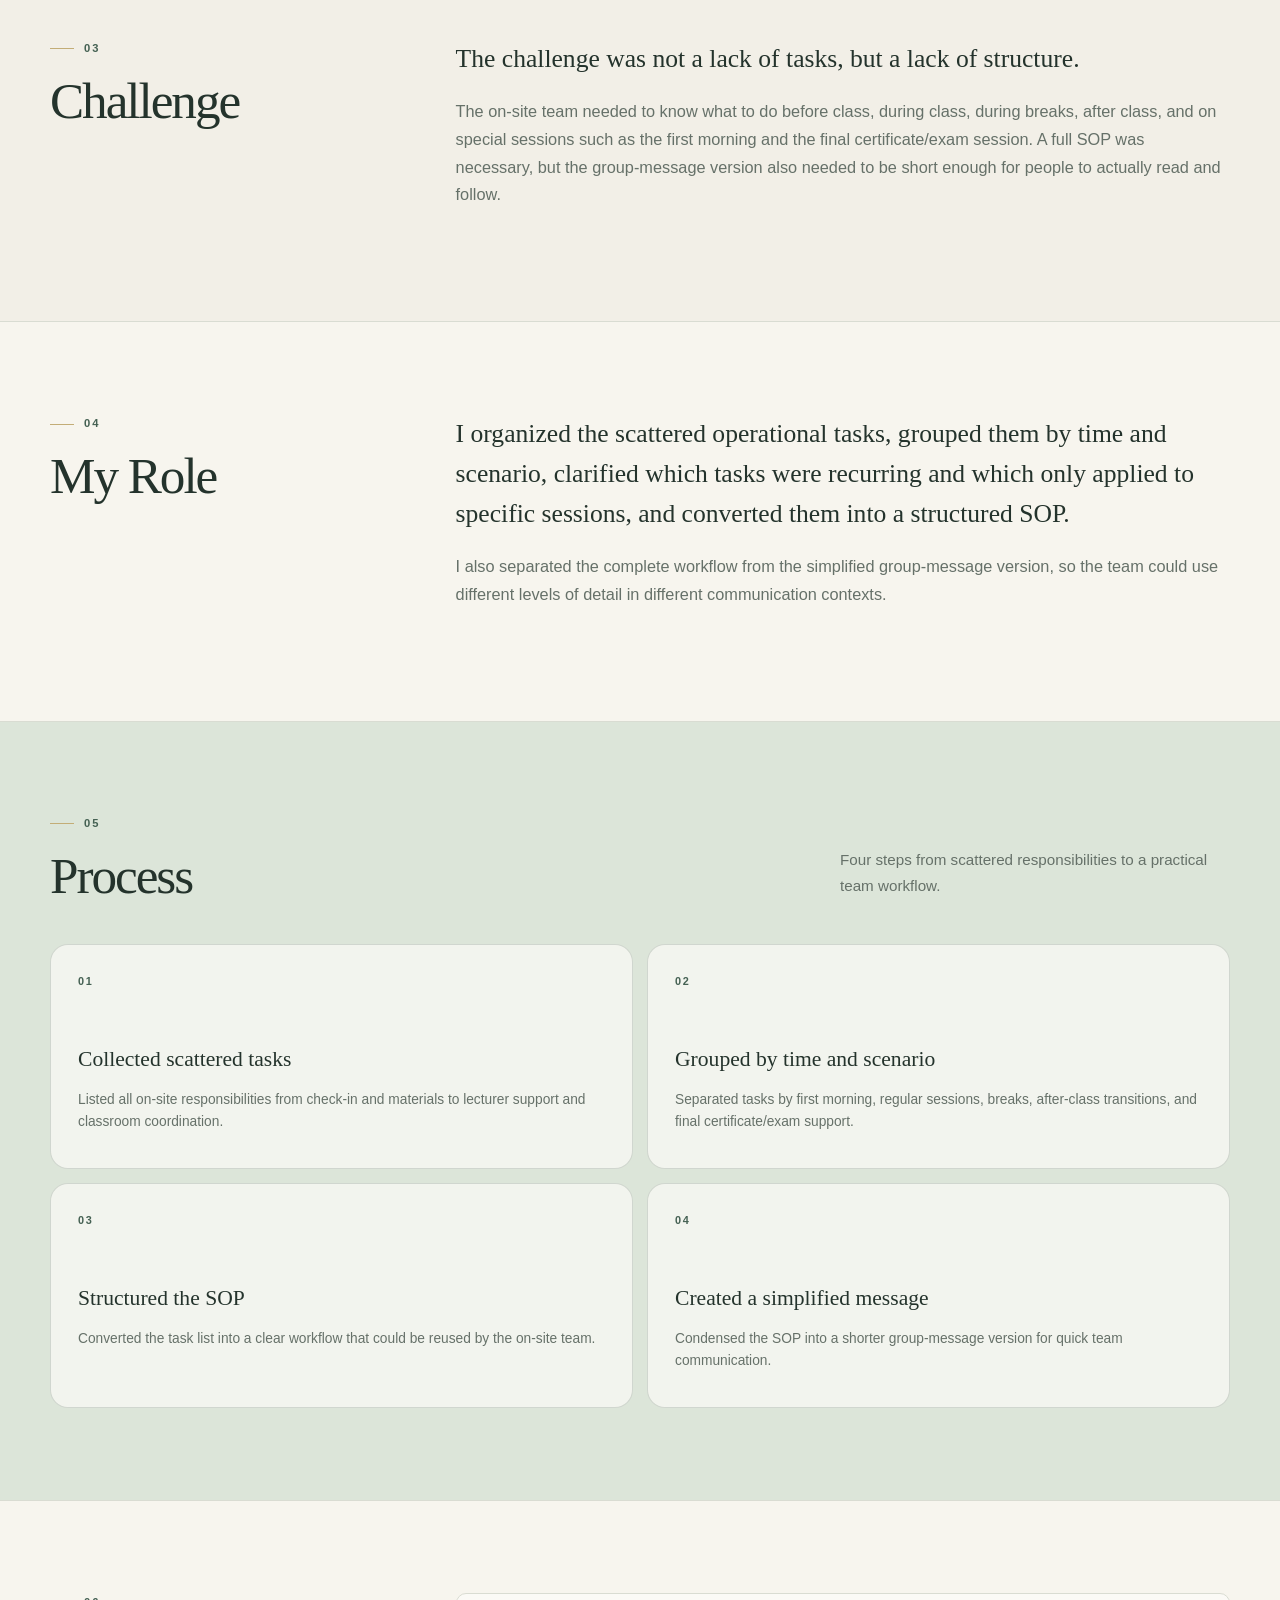
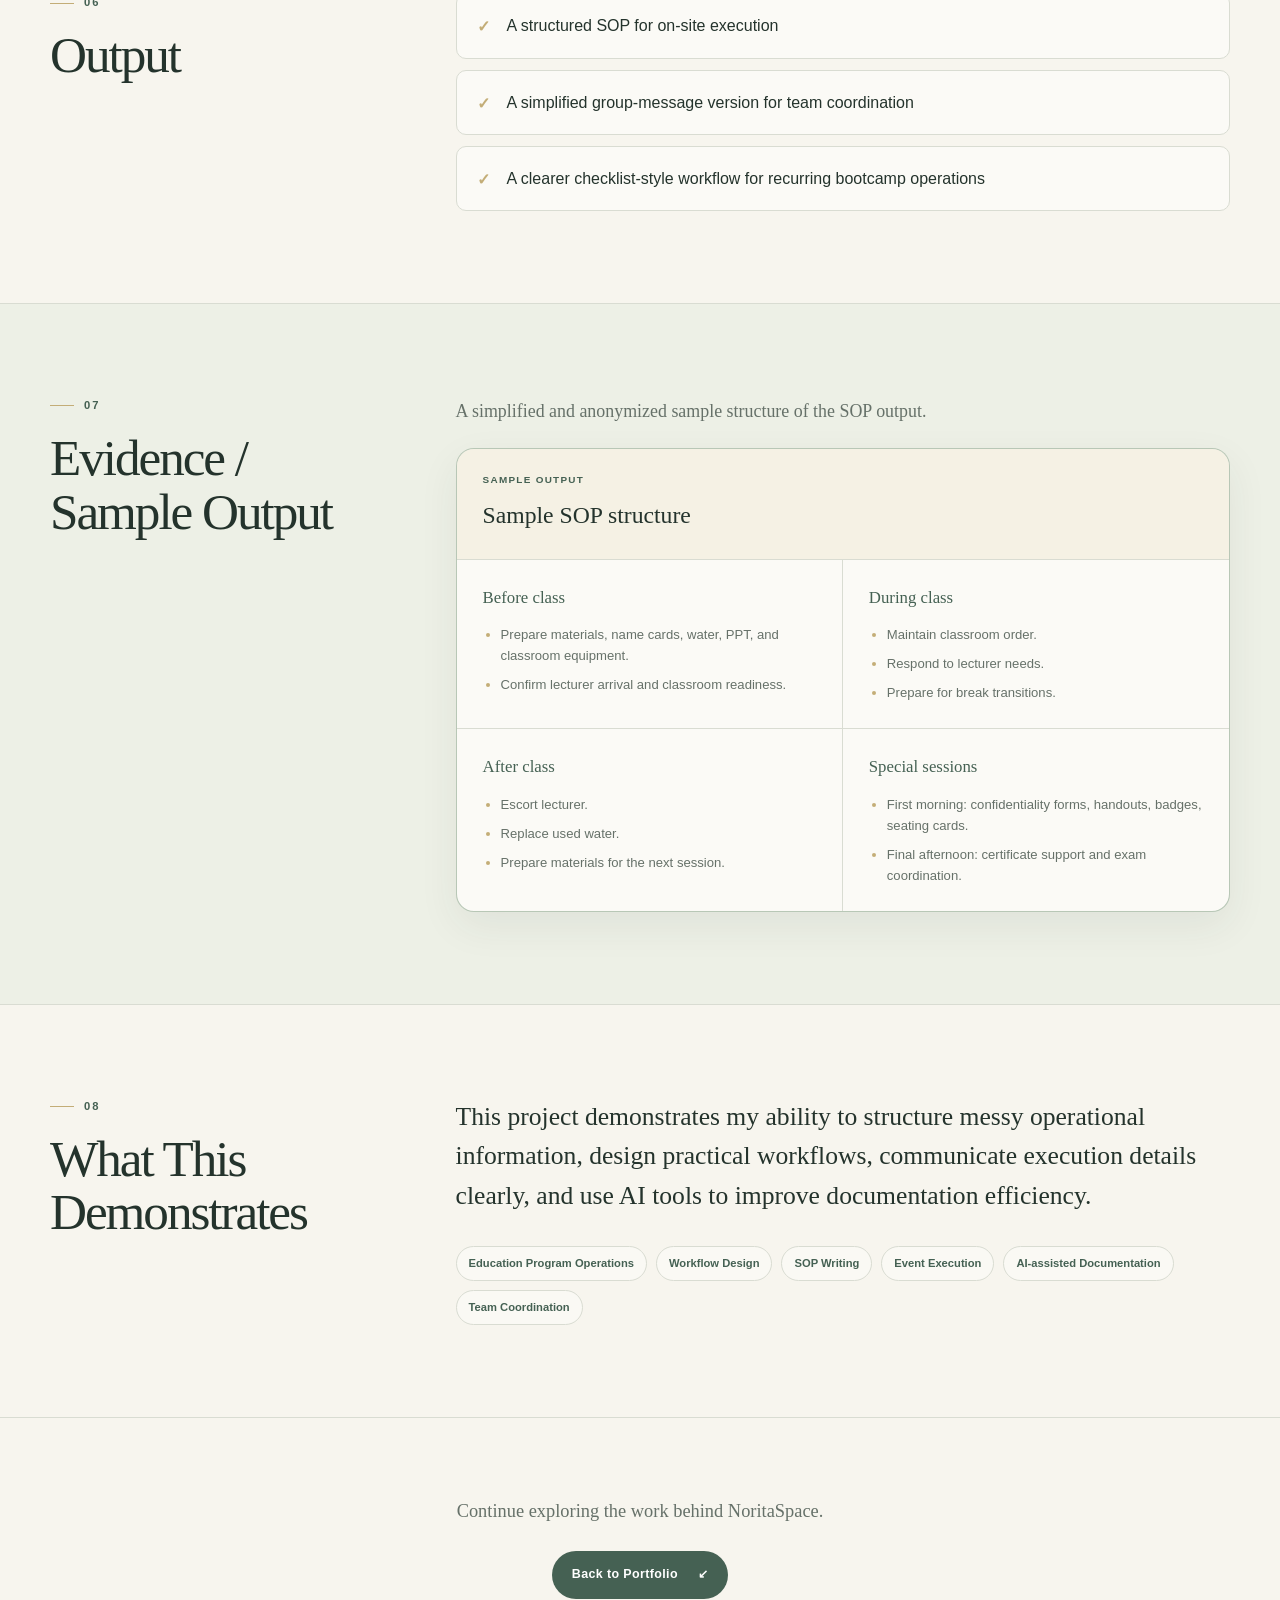
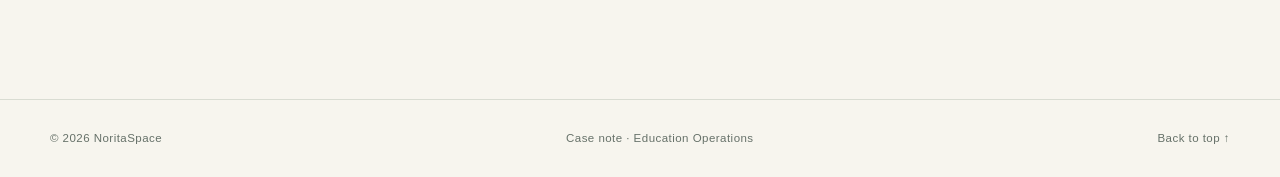
<file: case-sop.html>
<!DOCTYPE html>
<html lang="en">
<head>
  <meta charset="UTF-8">
  <meta name="viewport" content="width=device-width, initial-scale=1.0">
  <meta name="description" content="A NoritaSpace case note about structuring the on-site execution workflow for a technology commercialization bootcamp.">
  <title>科创训练营现场执行 SOP | NoritaSpace</title>
  <link rel="icon" type="image/svg+xml" href="favicon.svg">
  <link rel="stylesheet" href="styles.css">
</head>
<body class="case-page">
  <a class="skip-link" href="#main-content">Skip to content</a>

  <header class="site-header">
    <div class="container nav-wrap">
      <a class="brand" href="index.html" aria-label="NoritaSpace home">
        <span class="brand-mark" aria-hidden="true">N</span>
        <span>NoritaSpace</span>
      </a>
      <a class="case-header-back" href="index.html#projects" aria-label="Back to Portfolio">
        <span>Back to Portfolio</span><span aria-hidden="true">↙</span>
      </a>
    </div>
  </header>

  <main id="main-content">
    <section class="case-hero" aria-labelledby="case-title">
      <div class="container case-hero-inner">
        <p class="eyebrow">Case note · Project 01</p>
        <h1 id="case-title" lang="zh-CN">科创训练营现场执行 SOP</h1>
        <p class="case-hero-subtitle">Turning scattered on-site tasks into a clear execution workflow for education program operations.</p>
        <ul class="case-tag-list" aria-label="Case tags">
          <li>Education Operations</li>
          <li>SOP</li>
          <li>Event Execution</li>
          <li>AI-assisted Workflow</li>
        </ul>
      </div>
    </section>

    <section class="case-section" aria-labelledby="overview-title">
      <div class="container case-section-grid">
        <div class="case-section-heading">
          <p class="section-index">01</p>
          <h2 id="overview-title">Project Overview</h2>
        </div>
        <div class="case-copy">
          <p>This case documents how I structured the on-site execution tasks for a technology commercialization bootcamp into a clear SOP for team coordination.</p>
        </div>
      </div>
    </section>

    <section class="case-section" aria-labelledby="context-title">
      <div class="container case-section-grid">
        <div class="case-section-heading">
          <p class="section-index">02</p>
          <h2 id="context-title">Context</h2>
        </div>
        <div class="case-copy">
          <p>A technology commercialization bootcamp involves many on-site details, including participant check-in, classroom preparation, printed materials, name cards, lecturer reception, PPT testing, classroom order, break reminders, meal guidance, certificate support, and exam-related coordination.</p>
          <p>These tasks may look small individually, but without a clear workflow, they can easily lead to missed steps, repeated communication, and unnecessary pressure during live execution.</p>
        </div>
      </div>
    </section>

    <section class="case-section" aria-labelledby="challenge-title">
      <div class="container case-section-grid">
        <div class="case-section-heading">
          <p class="section-index">03</p>
          <h2 id="challenge-title">Challenge</h2>
        </div>
        <div class="case-copy">
          <p>The challenge was not a lack of tasks, but a lack of structure.</p>
          <p>The on-site team needed to know what to do before class, during class, during breaks, after class, and on special sessions such as the first morning and the final certificate/exam session. A full SOP was necessary, but the group-message version also needed to be short enough for people to actually read and follow.</p>
        </div>
      </div>
    </section>

    <section class="case-section" aria-labelledby="role-title">
      <div class="container case-section-grid">
        <div class="case-section-heading">
          <p class="section-index">04</p>
          <h2 id="role-title">My Role</h2>
        </div>
        <div class="case-copy">
          <p>I organized the scattered operational tasks, grouped them by time and scenario, clarified which tasks were recurring and which only applied to specific sessions, and converted them into a structured SOP.</p>
          <p>I also separated the complete workflow from the simplified group-message version, so the team could use different levels of detail in different communication contexts.</p>
        </div>
      </div>
    </section>

    <section class="case-section case-process-section" aria-labelledby="process-title">
      <div class="container">
        <div class="case-section-intro">
          <div>
            <p class="section-index">05</p>
            <h2 id="process-title">Process</h2>
          </div>
          <p class="section-summary">Four steps from scattered responsibilities to a practical team workflow.</p>
        </div>

        <div class="process-grid">
          <article class="process-card">
            <span class="process-number">01</span>
            <h3>Collected scattered tasks</h3>
            <p>Listed all on-site responsibilities from check-in and materials to lecturer support and classroom coordination.</p>
          </article>
          <article class="process-card">
            <span class="process-number">02</span>
            <h3>Grouped by time and scenario</h3>
            <p>Separated tasks by first morning, regular sessions, breaks, after-class transitions, and final certificate/exam support.</p>
          </article>
          <article class="process-card">
            <span class="process-number">03</span>
            <h3>Structured the SOP</h3>
            <p>Converted the task list into a clear workflow that could be reused by the on-site team.</p>
          </article>
          <article class="process-card">
            <span class="process-number">04</span>
            <h3>Created a simplified message</h3>
            <p>Condensed the SOP into a shorter group-message version for quick team communication.</p>
          </article>
        </div>
      </div>
    </section>

    <section class="case-section" aria-labelledby="output-title">
      <div class="container case-section-grid">
        <div class="case-section-heading">
          <p class="section-index">06</p>
          <h2 id="output-title">Output</h2>
        </div>
        <ul class="case-output-list">
          <li>A structured SOP for on-site execution</li>
          <li>A simplified group-message version for team coordination</li>
          <li>A clearer checklist-style workflow for recurring bootcamp operations</li>
        </ul>
      </div>
    </section>

    <section class="case-section case-evidence-section" aria-labelledby="evidence-title">
      <div class="container case-section-grid">
        <div class="case-section-heading">
          <p class="section-index">07</p>
          <h2 id="evidence-title">Evidence / Sample Output</h2>
        </div>
        <div class="case-evidence-content">
          <p class="evidence-intro">A simplified and anonymized sample structure of the SOP output.</p>
          <article class="sample-card" aria-labelledby="sample-title">
            <div class="sample-card-header">
              <span>Sample output</span>
              <h3 id="sample-title">Sample SOP structure</h3>
            </div>
            <div class="sample-sop-grid">
              <section class="sample-phase">
                <h4>Before class</h4>
                <ul>
                  <li>Prepare materials, name cards, water, PPT, and classroom equipment.</li>
                  <li>Confirm lecturer arrival and classroom readiness.</li>
                </ul>
              </section>
              <section class="sample-phase">
                <h4>During class</h4>
                <ul>
                  <li>Maintain classroom order.</li>
                  <li>Respond to lecturer needs.</li>
                  <li>Prepare for break transitions.</li>
                </ul>
              </section>
              <section class="sample-phase">
                <h4>After class</h4>
                <ul>
                  <li>Escort lecturer.</li>
                  <li>Replace used water.</li>
                  <li>Prepare materials for the next session.</li>
                </ul>
              </section>
              <section class="sample-phase">
                <h4>Special sessions</h4>
                <ul>
                  <li>First morning: confidentiality forms, handouts, badges, seating cards.</li>
                  <li>Final afternoon: certificate support and exam coordination.</li>
                </ul>
              </section>
            </div>
          </article>
        </div>
      </div>
    </section>

    <section class="case-section" aria-labelledby="demonstrates-title">
      <div class="container case-section-grid">
        <div class="case-section-heading">
          <p class="section-index">08</p>
          <h2 id="demonstrates-title">What This Demonstrates</h2>
        </div>
        <div class="case-copy">
          <p>This project demonstrates my ability to structure messy operational information, design practical workflows, communicate execution details clearly, and use AI tools to improve documentation efficiency.</p>
          <ul class="case-tag-list demonstrates-tags" aria-label="Demonstrated skills">
            <li>Education Program Operations</li>
            <li>Workflow Design</li>
            <li>SOP Writing</li>
            <li>Event Execution</li>
            <li>AI-assisted Documentation</li>
            <li>Team Coordination</li>
          </ul>
        </div>
      </div>
    </section>

    <section class="case-back-section" aria-label="Return to portfolio">
      <div class="container">
        <p>Continue exploring the work behind NoritaSpace.</p>
        <a class="case-back-button" href="index.html#projects">Back to Portfolio <span aria-hidden="true">↙</span></a>
      </div>
    </section>
  </main>

  <footer class="site-footer">
    <div class="container footer-inner">
      <p>© 2026 NoritaSpace</p>
      <p>Case note · Education Operations</p>
      <a href="#main-content">Back to top ↑</a>
    </div>
  </footer>
</body>
</html>
</file>
<file: styles.css>
:root {
  --color-paper: #f7f5ee;
  --color-paper-deep: #efede4;
  --color-card: #fbfaf6;
  --color-ink: #24332c;
  --color-muted: #667169;
  --color-line: #d9dcd2;
  --color-green: #9fb49f;
  --color-green-soft: #dce5d9;
  --color-green-deep: #456153;
  --color-gold: #c3ad77;
  --color-gold-soft: #eee5cf;
  --color-white: #ffffff;
  --shadow-soft: 0 14px 40px rgba(45, 60, 50, 0.07);
  --shadow-hover: 0 20px 48px rgba(45, 60, 50, 0.12);
  --radius-sm: 10px;
  --radius-md: 18px;
  --radius-lg: 28px;
  --container: 1180px;
  --header-height: 76px;
  --font-sans: Inter, "Avenir Next", Avenir, "Segoe UI", "PingFang SC", "Microsoft YaHei", sans-serif;
  --font-serif: Georgia, "Times New Roman", "Songti SC", serif;
}

*,
*::before,
*::after {
  box-sizing: border-box;
}

html {
  scroll-behavior: smooth;
  scroll-padding-top: calc(var(--header-height) + 20px);
}

body {
  margin: 0;
  color: var(--color-ink);
  background: var(--color-paper);
  font-family: var(--font-sans);
  font-size: 16px;
  line-height: 1.7;
  -webkit-font-smoothing: antialiased;
}

body.nav-open {
  overflow: hidden;
}

a {
  color: inherit;
  text-decoration: none;
}

button,
a {
  -webkit-tap-highlight-color: transparent;
}

p,
h1,
h2,
h3 {
  margin-top: 0;
}

.container {
  width: min(calc(100% - 48px), var(--container));
  margin-inline: auto;
}

.sr-only {
  position: absolute;
  width: 1px;
  height: 1px;
  padding: 0;
  margin: -1px;
  overflow: hidden;
  clip: rect(0, 0, 0, 0);
  white-space: nowrap;
  border: 0;
}

.skip-link {
  position: fixed;
  z-index: 1000;
  top: 12px;
  left: 12px;
  padding: 10px 16px;
  border-radius: var(--radius-sm);
  background: var(--color-ink);
  color: var(--color-white);
  transform: translateY(-140%);
  transition: transform 180ms ease;
}

.skip-link:focus {
  transform: translateY(0);
}

/* Navigation */
.site-header {
  position: sticky;
  z-index: 100;
  top: 0;
  height: var(--header-height);
  border-bottom: 1px solid rgba(217, 220, 210, 0.8);
  background: rgba(247, 245, 238, 0.9);
  backdrop-filter: blur(16px);
}

.nav-wrap {
  display: flex;
  height: 100%;
  align-items: center;
  justify-content: space-between;
}

.brand {
  display: inline-flex;
  align-items: center;
  gap: 11px;
  font-size: 0.96rem;
  font-weight: 700;
  letter-spacing: -0.01em;
}

.brand-mark {
  display: grid;
  width: 32px;
  height: 32px;
  place-items: center;
  border: 1px solid var(--color-green);
  border-radius: 50%;
  color: var(--color-green-deep);
  font-family: var(--font-serif);
  font-size: 1.05rem;
  font-style: italic;
}

.site-nav {
  display: flex;
  align-items: center;
  gap: clamp(20px, 3vw, 40px);
}

.site-nav a {
  position: relative;
  color: var(--color-muted);
  font-size: 0.83rem;
  font-weight: 600;
  letter-spacing: 0.04em;
}

.site-nav a::after {
  position: absolute;
  right: 0;
  bottom: -8px;
  left: 0;
  height: 1px;
  background: var(--color-green-deep);
  content: "";
  transform: scaleX(0);
  transform-origin: right;
  transition: transform 180ms ease;
}

.site-nav a:hover,
.site-nav a.active {
  color: var(--color-ink);
}

.site-nav a:hover::after,
.site-nav a.active::after {
  transform: scaleX(1);
  transform-origin: left;
}

.nav-toggle {
  display: none;
  width: 42px;
  height: 42px;
  padding: 10px;
  border: 1px solid var(--color-line);
  border-radius: 50%;
  background: transparent;
  cursor: pointer;
}

.nav-toggle span:not(.sr-only) {
  display: block;
  width: 100%;
  height: 1px;
  margin: 5px 0;
  background: var(--color-ink);
  transition: transform 180ms ease, opacity 180ms ease;
}

/* Shared sections */
.section {
  padding: 116px 0;
  border-top: 1px solid var(--color-line);
}

.section-tinted {
  background: var(--color-paper-deep);
}

.section-grid {
  display: grid;
  grid-template-columns: minmax(180px, 0.8fr) minmax(0, 2fr);
  gap: clamp(60px, 10vw, 150px);
}

.section-heading {
  align-self: start;
}

.section-heading-row {
  display: flex;
  align-items: flex-end;
  justify-content: space-between;
  gap: 40px;
  margin-bottom: 52px;
}

.section-index,
.eyebrow {
  margin-bottom: 16px;
  color: var(--color-green-deep);
  font-size: 0.7rem;
  font-weight: 700;
  letter-spacing: 0.18em;
  text-transform: uppercase;
}

.section-index::before,
.eyebrow::before {
  display: inline-block;
  width: 24px;
  height: 1px;
  margin-right: 10px;
  background: var(--color-gold);
  content: "";
  vertical-align: middle;
}

h2 {
  margin-bottom: 0;
  font-family: var(--font-serif);
  font-size: clamp(2.4rem, 5vw, 4.4rem);
  font-weight: 400;
  letter-spacing: -0.045em;
  line-height: 1.05;
}

.section-summary {
  width: min(100%, 390px);
  margin-bottom: 4px;
  color: var(--color-muted);
  font-size: 0.95rem;
}

.content-copy {
  max-width: 780px;
}

.content-copy p {
  margin-bottom: 24px;
  color: var(--color-muted);
  font-size: 1.03rem;
}

.content-copy .lead {
  color: var(--color-ink);
  font-family: var(--font-serif);
  font-size: clamp(1.55rem, 2.8vw, 2.25rem);
  line-height: 1.43;
  letter-spacing: -0.025em;
}

/* Hero */
.hero {
  position: relative;
  min-height: calc(100vh - var(--header-height));
  overflow: hidden;
  padding: clamp(90px, 12vh, 145px) 0 100px;
}

.hero::before {
  position: absolute;
  inset: 0;
  background-image: linear-gradient(rgba(69, 97, 83, 0.045) 1px, transparent 1px), linear-gradient(90deg, rgba(69, 97, 83, 0.045) 1px, transparent 1px);
  background-size: 68px 68px;
  content: "";
  mask-image: linear-gradient(to bottom, black, transparent 82%);
  pointer-events: none;
}

.hero-grid {
  position: relative;
  display: grid;
  grid-template-columns: minmax(0, 1.7fr) minmax(290px, 0.7fr);
  gap: clamp(60px, 9vw, 130px);
  align-items: end;
}

.hero-copy {
  max-width: 790px;
}

.hero h1 {
  margin-bottom: 22px;
  font-family: var(--font-serif);
  font-size: clamp(4.2rem, 10vw, 8.4rem);
  font-weight: 400;
  letter-spacing: -0.075em;
  line-height: 0.88;
}

.hero h1 span {
  color: var(--color-green-deep);
  font-style: italic;
  font-weight: 400;
}

.hero-subtitle {
  max-width: 680px;
  margin-bottom: 20px;
  color: var(--color-ink);
  font-size: clamp(1.15rem, 2vw, 1.55rem);
  line-height: 1.45;
}

.hero-statement {
  max-width: 720px;
  margin-bottom: 20px;
  padding-left: 18px;
  border-left: 2px solid var(--color-gold);
  color: var(--color-green-deep);
  font-family: var(--font-serif);
  font-size: clamp(1.08rem, 1.8vw, 1.35rem);
  line-height: 1.55;
}

.hero-intro {
  max-width: 650px;
  margin-bottom: 38px;
  color: var(--color-muted);
  font-size: 0.98rem;
}

.hero-actions {
  display: flex;
  flex-wrap: wrap;
  gap: 12px;
}

.button {
  display: inline-flex;
  min-height: 48px;
  align-items: center;
  justify-content: center;
  gap: 24px;
  padding: 12px 21px;
  border: 1px solid transparent;
  border-radius: 999px;
  font-size: 0.82rem;
  font-weight: 700;
  letter-spacing: 0.03em;
  transition: transform 180ms ease, box-shadow 180ms ease, background-color 180ms ease;
}

.button:hover {
  transform: translateY(-2px);
}

.button-primary {
  background: var(--color-green-deep);
  color: var(--color-white);
  box-shadow: 0 8px 22px rgba(69, 97, 83, 0.16);
}

.button-primary:hover {
  box-shadow: 0 12px 28px rgba(69, 97, 83, 0.24);
}

.button-secondary {
  border-color: var(--color-line);
  background: rgba(255, 255, 255, 0.35);
}

.button-secondary:hover {
  background: var(--color-white);
}

.hero-note {
  position: relative;
  padding: 26px;
  border: 1px solid rgba(159, 180, 159, 0.7);
  border-radius: var(--radius-md);
  background: rgba(251, 250, 246, 0.78);
  box-shadow: var(--shadow-soft);
  backdrop-filter: blur(8px);
}

.note-topline {
  display: flex;
  align-items: center;
  justify-content: space-between;
  padding-bottom: 20px;
  border-bottom: 1px solid var(--color-line);
  color: var(--color-muted);
  font-size: 0.7rem;
  font-weight: 700;
  letter-spacing: 0.12em;
  text-transform: uppercase;
}

.status-dot {
  width: 8px;
  height: 8px;
  border-radius: 50%;
  background: var(--color-green);
  box-shadow: 0 0 0 5px var(--color-green-soft);
}

.note-number {
  margin: 22px 0 12px;
  color: var(--color-gold);
  font-family: var(--font-serif);
  font-size: 1.8rem;
  font-style: italic;
}

.focus-list {
  display: grid;
  gap: 7px;
  color: var(--color-ink);
  font-size: 0.88rem;
}

.focus-list span::before {
  margin-right: 9px;
  color: var(--color-green);
  content: "·";
}

.note-caption {
  margin: 20px 0 0;
  padding-top: 18px;
  border-top: 1px solid var(--color-line);
  color: var(--color-muted);
  font-family: var(--font-serif);
  font-size: 0.9rem;
  font-style: italic;
  line-height: 1.5;
}

.hero-decoration {
  position: absolute;
  border-radius: 50%;
  pointer-events: none;
}

.hero-decoration-one {
  top: 8%;
  right: -140px;
  width: 400px;
  height: 400px;
  border: 1px solid rgba(195, 173, 119, 0.32);
}

.hero-decoration-two {
  top: 12%;
  right: -86px;
  width: 290px;
  height: 290px;
  background: rgba(220, 229, 217, 0.45);
}

/* Area cards */
.area-grid {
  display: grid;
  grid-template-columns: repeat(6, 1fr);
  gap: 16px;
}

.area-card {
  position: relative;
  min-height: 278px;
  grid-column: span 2;
  padding: 25px;
  border: 1px solid var(--color-line);
  border-radius: var(--radius-md);
  background: var(--color-card);
  transition: transform 200ms ease, box-shadow 200ms ease, border-color 200ms ease;
}

.area-card:nth-child(4) {
  grid-column: 2 / span 2;
}

.area-card-wide {
  grid-column: span 2;
}

.area-card:hover {
  border-color: var(--color-green);
  box-shadow: var(--shadow-hover);
  transform: translateY(-4px);
}

.area-number {
  position: absolute;
  top: 21px;
  right: 23px;
  color: var(--color-muted);
  font-size: 0.68rem;
  letter-spacing: 0.14em;
}

.area-icon {
  display: grid;
  width: 44px;
  height: 44px;
  margin-bottom: 48px;
  place-items: center;
  border-radius: 50%;
  background: var(--color-green-soft);
  color: var(--color-green-deep);
  font-family: var(--font-serif);
  font-size: 1.2rem;
}

.area-card:nth-child(2) .area-icon,
.area-card:nth-child(5) .area-icon {
  background: var(--color-gold-soft);
  color: #826f42;
}

.area-card h3 {
  margin-bottom: 12px;
  font-family: var(--font-serif);
  font-size: 1.38rem;
  font-weight: 400;
  line-height: 1.25;
}

.area-card p {
  margin-bottom: 0;
  color: var(--color-muted);
  font-size: 0.86rem;
  line-height: 1.65;
}

/* Project cards */
.project-list {
  display: grid;
  gap: 14px;
}

.project-card {
  display: grid;
  grid-template-columns: 190px minmax(0, 1fr);
  min-height: 220px;
  overflow: hidden;
  border: 1px solid var(--color-line);
  border-radius: var(--radius-md);
  background: var(--color-card);
  transition: transform 200ms ease, box-shadow 200ms ease, border-color 200ms ease;
}

.project-card:hover {
  border-color: var(--color-green);
  box-shadow: var(--shadow-hover);
  transform: translateY(-3px);
}

.project-meta {
  display: flex;
  flex-direction: column;
  justify-content: space-between;
  padding: 27px;
  border-right: 1px solid var(--color-line);
  color: var(--color-muted);
  font-size: 0.7rem;
  font-weight: 700;
  letter-spacing: 0.12em;
  text-transform: uppercase;
}

.project-symbol {
  display: grid;
  width: 36px;
  height: 36px;
  place-items: center;
  border: 1px solid var(--color-line);
  border-radius: 50%;
  color: var(--color-green-deep);
  font-size: 1rem;
  transition: background-color 180ms ease, color 180ms ease;
}

.project-card:hover .project-symbol {
  background: var(--color-green-deep);
  color: var(--color-white);
}

.project-body {
  min-width: 0;
  padding: 27px 32px;
}

.project-body h3 {
  margin-bottom: 13px;
  font-family: var(--font-serif);
  font-size: clamp(1.35rem, 2.5vw, 1.8rem);
  font-weight: 400;
}

.project-body p {
  max-width: 810px;
  margin-bottom: 17px;
  color: var(--color-muted);
  font-size: 0.9rem;
  line-height: 1.65;
}

.project-body .project-contribution {
  margin-bottom: 10px;
  padding: 12px 15px;
  border-left: 2px solid var(--color-green);
  border-radius: 0 var(--radius-sm) var(--radius-sm) 0;
  background: rgba(220, 229, 217, 0.42);
  color: var(--color-ink);
  font-size: 0.84rem;
}

.project-contribution strong {
  color: var(--color-green-deep);
  font-size: 0.72rem;
  letter-spacing: 0.04em;
  text-transform: uppercase;
}

.project-body .project-outcome {
  margin-bottom: 24px;
  padding: 12px 15px;
  border-left: 2px solid var(--color-gold);
  border-radius: 0 var(--radius-sm) var(--radius-sm) 0;
  background: rgba(238, 229, 207, 0.42);
  color: var(--color-ink);
  font-size: 0.84rem;
}

.project-outcome strong {
  color: #826f42;
  font-size: 0.72rem;
  letter-spacing: 0.04em;
  text-transform: uppercase;
}

.project-footer {
  display: flex;
  align-items: flex-end;
  justify-content: space-between;
  gap: 22px;
}

.tag-list {
  display: flex;
  flex-wrap: wrap;
  gap: 8px;
  margin: 0;
  padding: 0;
  list-style: none;
}

.tag-list li {
  padding: 5px 10px;
  border: 1px solid var(--color-line);
  border-radius: 999px;
  background: var(--color-paper);
  color: var(--color-green-deep);
  font-size: 0.68rem;
  font-weight: 600;
  letter-spacing: 0.02em;
}

.case-note-action {
  display: flex;
  flex: 0 0 auto;
  align-items: center;
  gap: 9px;
}

.case-note-link {
  display: inline-flex;
  min-height: 34px;
  align-items: center;
  padding: 6px 13px;
  border: 1px solid var(--color-green);
  border-radius: 999px;
  background: transparent;
  color: var(--color-green-deep);
  cursor: pointer;
  font-family: inherit;
  font-size: 0.68rem;
  font-weight: 700;
  letter-spacing: 0.025em;
  opacity: 1;
  transition: background-color 180ms ease, border-color 180ms ease;
}

.case-note-link[href]:hover {
  border-color: var(--color-gold);
  background: var(--color-gold-soft);
}

.case-note-link:disabled {
  cursor: not-allowed;
  opacity: 0.88;
}

.case-note-link:disabled:hover {
  border-color: var(--color-green);
  background: rgba(220, 229, 217, 0.32);
}

.case-note-action span {
  color: var(--color-muted);
  font-size: 0.62rem;
  letter-spacing: 0.03em;
}

/* Selected tools */
.section-tools {
  background: var(--color-paper-deep);
}

.tools-grid {
  display: flex;
  flex-wrap: wrap;
  gap: 12px;
  margin: 0;
  padding: 0;
  list-style: none;
}

.tools-grid li {
  padding: 13px 20px;
  border: 1px solid var(--color-line);
  border-radius: 999px;
  background: var(--color-card);
  color: var(--color-ink);
  font-family: var(--font-serif);
  font-size: 0.96rem;
}

.tools-grid li:nth-child(3n + 1) {
  background: var(--color-green-soft);
}

.tools-grid li:nth-child(4n + 2) {
  background: var(--color-gold-soft);
}

/* Methods */
.section-methods {
  background: var(--color-green-soft);
}

.methods-intro {
  margin-bottom: 38px;
}

.method-list {
  margin: 0;
  padding: 0;
  border-top: 1px solid rgba(69, 97, 83, 0.25);
  list-style: none;
  counter-reset: steps;
}

.method-list li {
  display: grid;
  grid-template-columns: 68px 1fr;
  align-items: center;
  min-height: 75px;
  border-bottom: 1px solid rgba(69, 97, 83, 0.25);
  font-family: var(--font-serif);
  font-size: clamp(1.05rem, 2vw, 1.35rem);
}

.method-number {
  color: var(--color-green-deep);
  font-family: var(--font-sans);
  font-size: 0.66rem;
  font-weight: 700;
  letter-spacing: 0.14em;
}

/* Currently exploring */
.section-exploring {
  background: var(--color-paper);
}

.exploring-grid {
  display: grid;
  grid-template-columns: repeat(3, minmax(0, 1fr));
  gap: 13px;
  margin: 0;
  padding: 0;
  list-style: none;
}

.exploring-grid li {
  display: grid;
  min-height: 112px;
  grid-template-columns: 38px minmax(0, 1fr);
  align-items: center;
  padding: 22px;
  border: 1px solid var(--color-line);
  border-radius: var(--radius-md);
  background: var(--color-card);
  color: var(--color-ink);
  font-family: var(--font-serif);
  font-size: 1.05rem;
  line-height: 1.4;
}

.exploring-grid li:nth-child(2),
.exploring-grid li:nth-child(5) {
  background: rgba(238, 229, 207, 0.5);
}

.exploring-grid span {
  align-self: start;
  padding-top: 4px;
  color: var(--color-green-deep);
  font-family: var(--font-sans);
  font-size: 0.62rem;
  font-weight: 700;
  letter-spacing: 0.12em;
}

/* Contact */
.section-contact {
  padding: 100px 0;
}

.contact-card {
  display: grid;
  grid-template-columns: minmax(0, 1.5fr) minmax(260px, 0.6fr);
  gap: 80px;
  padding: clamp(38px, 7vw, 80px);
  border-radius: var(--radius-lg);
  background: var(--color-ink);
  color: var(--color-paper);
  box-shadow: var(--shadow-soft);
}

.contact-copy h2 {
  margin-bottom: 35px;
  font-size: clamp(2.4rem, 5.5vw, 4.7rem);
}

.contact-copy,
.contact-details {
  min-width: 0;
}

.contact-copy .section-index {
  color: var(--color-green);
}

.contact-copy p:not(.section-index) {
  max-width: 650px;
  margin-bottom: 9px;
  color: #bdc5bf;
  font-size: 0.93rem;
}

.contact-details {
  display: flex;
  flex-direction: column;
  align-self: end;
  border-top: 1px solid rgba(255, 255, 255, 0.2);
}

.contact-detail {
  display: flex;
  align-items: center;
  justify-content: space-between;
  gap: 24px;
  padding: 20px 0;
  border-bottom: 1px solid rgba(255, 255, 255, 0.2);
  font-family: var(--font-serif);
  font-size: 1.22rem;
}

.contact-detail span:last-child {
  overflow-wrap: anywhere;
  color: var(--color-green);
  font-family: var(--font-sans);
  font-size: 0.72rem;
  letter-spacing: 0.03em;
  text-align: right;
}

/* Footer */
.site-footer {
  padding: 29px 0;
  border-top: 1px solid var(--color-line);
}

.footer-inner {
  display: flex;
  align-items: center;
  justify-content: space-between;
  gap: 20px;
  color: var(--color-muted);
  font-size: 0.72rem;
  letter-spacing: 0.04em;
}

.footer-inner p {
  margin: 0;
}

.footer-inner a:hover {
  color: var(--color-ink);
}

/* Case note page */
.case-page {
  background: var(--color-paper);
}

.case-header-back {
  display: inline-flex;
  align-items: center;
  gap: 9px;
  color: var(--color-muted);
  font-size: 0.78rem;
  font-weight: 700;
  letter-spacing: 0.035em;
  transition: color 180ms ease;
}

.case-header-back:hover {
  color: var(--color-green-deep);
}

.case-hero {
  position: relative;
  overflow: hidden;
  padding: clamp(96px, 13vw, 160px) 0 105px;
}

.case-hero::before {
  position: absolute;
  inset: 0;
  background-image: linear-gradient(rgba(69, 97, 83, 0.045) 1px, transparent 1px), linear-gradient(90deg, rgba(69, 97, 83, 0.045) 1px, transparent 1px);
  background-size: 68px 68px;
  content: "";
  mask-image: linear-gradient(to bottom, black, transparent 92%);
  pointer-events: none;
}

.case-hero::after {
  position: absolute;
  top: 50px;
  right: -110px;
  width: 330px;
  height: 330px;
  border: 1px solid rgba(195, 173, 119, 0.35);
  border-radius: 50%;
  background: rgba(220, 229, 217, 0.3);
  content: "";
  pointer-events: none;
}

.case-hero-inner {
  position: relative;
  z-index: 1;
  max-width: 940px;
}

.case-hero h1 {
  max-width: 900px;
  margin-bottom: 24px;
  font-family: var(--font-serif);
  font-size: clamp(3.25rem, 7vw, 6.7rem);
  font-weight: 400;
  letter-spacing: -0.06em;
  line-height: 1.04;
}

.case-hero-subtitle {
  max-width: 760px;
  margin-bottom: 34px;
  color: var(--color-green-deep);
  font-family: var(--font-serif);
  font-size: clamp(1.25rem, 2.5vw, 1.75rem);
  line-height: 1.5;
}

.case-tag-list {
  display: flex;
  flex-wrap: wrap;
  gap: 9px;
  margin: 0;
  padding: 0;
  list-style: none;
}

.case-tag-list li {
  padding: 7px 12px;
  border: 1px solid var(--color-line);
  border-radius: 999px;
  background: rgba(251, 250, 246, 0.78);
  color: var(--color-green-deep);
  font-size: 0.7rem;
  font-weight: 700;
}

.case-section {
  padding: 92px 0;
  border-top: 1px solid var(--color-line);
}

.case-section:nth-of-type(even) {
  background: rgba(239, 237, 228, 0.58);
}

.case-section-grid {
  display: grid;
  grid-template-columns: minmax(190px, 0.75fr) minmax(0, 2fr);
  gap: clamp(52px, 9vw, 130px);
}

.case-section-heading {
  align-self: start;
}

.case-page h2 {
  font-size: clamp(2rem, 4vw, 3.35rem);
  letter-spacing: -0.04em;
}

.case-copy {
  max-width: 770px;
}

.case-copy p {
  margin-bottom: 20px;
  color: var(--color-muted);
  font-size: 1.02rem;
}

.case-copy p:first-child {
  color: var(--color-ink);
  font-family: var(--font-serif);
  font-size: clamp(1.25rem, 2vw, 1.6rem);
  line-height: 1.55;
}

.case-process-section {
  background: var(--color-green-soft) !important;
}

.case-section-intro {
  display: flex;
  align-items: flex-end;
  justify-content: space-between;
  gap: 40px;
  margin-bottom: 42px;
}

.process-grid {
  display: grid;
  grid-template-columns: repeat(2, minmax(0, 1fr));
  gap: 14px;
}

.process-card {
  min-height: 225px;
  padding: 27px;
  border: 1px solid rgba(69, 97, 83, 0.2);
  border-radius: var(--radius-md);
  background: rgba(251, 250, 246, 0.72);
}

.process-number {
  display: block;
  margin-bottom: 50px;
  color: var(--color-green-deep);
  font-size: 0.68rem;
  font-weight: 700;
  letter-spacing: 0.15em;
}

.process-card h3 {
  margin-bottom: 11px;
  font-family: var(--font-serif);
  font-size: 1.35rem;
  font-weight: 400;
}

.process-card p {
  margin-bottom: 0;
  color: var(--color-muted);
  font-size: 0.86rem;
  line-height: 1.65;
}

.case-output-list {
  display: grid;
  gap: 11px;
  margin: 0;
  padding: 0;
  list-style: none;
}

.case-output-list li {
  position: relative;
  padding: 18px 20px 18px 50px;
  border: 1px solid var(--color-line);
  border-radius: var(--radius-sm);
  background: var(--color-card);
  color: var(--color-ink);
}

.case-output-list li::before {
  position: absolute;
  top: 19px;
  left: 20px;
  color: var(--color-gold);
  content: "✓";
  font-weight: 700;
}

.case-evidence-section {
  background: rgba(220, 229, 217, 0.36) !important;
}

.case-evidence-content {
  min-width: 0;
}

.evidence-intro {
  margin-bottom: 22px;
  color: var(--color-muted);
  font-family: var(--font-serif);
  font-size: 1.12rem;
}

.sample-card {
  overflow: hidden;
  border: 1px solid rgba(159, 180, 159, 0.72);
  border-radius: var(--radius-md);
  background: var(--color-card);
  box-shadow: var(--shadow-soft);
}

.sample-card-header {
  padding: 23px 26px;
  border-bottom: 1px solid var(--color-line);
  background: rgba(238, 229, 207, 0.45);
}

.sample-card-header span {
  display: block;
  margin-bottom: 6px;
  color: var(--color-green-deep);
  font-size: 0.62rem;
  font-weight: 700;
  letter-spacing: 0.13em;
  text-transform: uppercase;
}

.sample-card-header h3 {
  margin-bottom: 0;
  font-family: var(--font-serif);
  font-size: 1.48rem;
  font-weight: 400;
}

.sample-sop-grid {
  display: grid;
  grid-template-columns: repeat(2, minmax(0, 1fr));
}

.sample-phase {
  min-width: 0;
  padding: 24px 26px 25px;
  border-bottom: 1px solid var(--color-line);
}

.sample-phase:nth-child(odd) {
  border-right: 1px solid var(--color-line);
}

.sample-phase:nth-last-child(-n + 2) {
  border-bottom: 0;
}

.sample-phase h4 {
  margin: 0 0 12px;
  color: var(--color-green-deep);
  font-family: var(--font-serif);
  font-size: 1.05rem;
  font-weight: 400;
}

.sample-phase ul {
  display: grid;
  gap: 8px;
  margin: 0;
  padding-left: 18px;
  color: var(--color-muted);
  font-size: 0.82rem;
  line-height: 1.6;
}

.sample-phase li::marker {
  color: var(--color-gold);
}

.demonstrates-tags {
  margin-top: 30px;
}

.case-back-section {
  padding: 78px 0 100px;
  border-top: 1px solid var(--color-line);
  text-align: center;
}

.case-back-section p {
  margin-bottom: 24px;
  color: var(--color-muted);
  font-family: var(--font-serif);
  font-size: 1.15rem;
}

.case-back-button {
  display: inline-flex;
  min-height: 48px;
  align-items: center;
  gap: 20px;
  padding: 12px 20px;
  border-radius: 999px;
  background: var(--color-green-deep);
  color: var(--color-white);
  font-size: 0.78rem;
  font-weight: 700;
  letter-spacing: 0.03em;
  transition: transform 180ms ease, box-shadow 180ms ease;
}

.case-back-button:hover {
  box-shadow: 0 12px 28px rgba(69, 97, 83, 0.2);
  transform: translateY(-2px);
}

/* Responsive layout */
@media (max-width: 900px) {
  :root {
    --header-height: 68px;
  }

  .hero-grid,
  .section-grid,
  .contact-card {
    grid-template-columns: 1fr;
  }

  .hero {
    min-height: auto;
  }

  .hero-note {
    max-width: 520px;
  }

  .section-grid,
  .contact-card {
    gap: 45px;
  }

  .area-card,
  .area-card:nth-child(4),
  .area-card-wide {
    grid-column: span 3;
  }

  .contact-details {
    max-width: 440px;
  }

  .exploring-grid {
    grid-template-columns: repeat(2, minmax(0, 1fr));
  }
}

@media (max-width: 820px) {
  .container {
    width: min(calc(100% - 32px), var(--container));
  }

  .section {
    padding: 82px 0;
  }

  .nav-toggle {
    display: block;
  }

  .nav-toggle[aria-expanded="true"] span:nth-of-type(2) {
    transform: translateY(6px) rotate(45deg);
  }

  .nav-toggle[aria-expanded="true"] span:nth-of-type(3) {
    opacity: 0;
  }

  .nav-toggle[aria-expanded="true"] span:nth-of-type(4) {
    transform: translateY(-6px) rotate(-45deg);
  }

  .site-nav {
    position: fixed;
    inset: var(--header-height) 0 auto;
    display: grid;
    padding: 18px 16px 28px;
    border-bottom: 1px solid var(--color-line);
    background: var(--color-paper);
    box-shadow: var(--shadow-soft);
    opacity: 0;
    pointer-events: none;
    transform: translateY(-8px);
    transition: opacity 180ms ease, transform 180ms ease;
  }

  .site-nav.open {
    opacity: 1;
    pointer-events: auto;
    transform: translateY(0);
  }

  .site-nav a {
    padding: 11px 8px;
    font-size: 0.9rem;
  }

  .site-nav a::after {
    display: none;
  }

  .hero {
    padding: 78px 0 72px;
  }

  .hero-grid {
    gap: 54px;
  }

  .hero h1 {
    font-size: clamp(3.7rem, 18vw, 5.3rem);
  }

  .hero-subtitle {
    font-size: 1.12rem;
  }

  .hero-decoration-one {
    right: -250px;
  }

  .hero-decoration-two {
    right: -200px;
  }

  .section-heading-row {
    display: block;
    margin-bottom: 38px;
  }

  .section-summary {
    margin-top: 20px;
  }

  .area-grid {
    grid-template-columns: 1fr;
  }

  .area-card,
  .area-card:nth-child(4),
  .area-card-wide {
    min-height: 245px;
    grid-column: auto;
  }

  .area-icon {
    margin-bottom: 36px;
  }

  .project-card {
    grid-template-columns: 1fr;
  }

  .project-meta {
    flex-direction: row;
    align-items: center;
    padding: 18px 21px;
    border-right: 0;
    border-bottom: 1px solid var(--color-line);
  }

  .project-body {
    padding: 23px 21px 26px;
  }

  .project-footer {
    align-items: flex-start;
    flex-direction: column;
  }

  .exploring-grid {
    grid-template-columns: 1fr;
  }

  .exploring-grid li {
    min-height: 92px;
  }

  .contact-card {
    padding: 42px 25px;
  }

  .contact-copy h2 br {
    display: none;
  }

  .contact-detail {
    align-items: flex-start;
    flex-direction: column;
    gap: 4px;
  }

  .contact-detail span:last-child {
    text-align: left;
  }

  .footer-inner {
    flex-direction: column;
    align-items: flex-start;
    gap: 6px;
  }

  .case-hero {
    padding: 78px 0 72px;
  }

  .case-hero::after {
    right: -230px;
  }

  .case-hero h1 {
    font-size: clamp(2.8rem, 13vw, 4.7rem);
  }

  .case-section {
    padding: 72px 0;
  }

  .case-section-grid {
    grid-template-columns: 1fr;
    gap: 34px;
  }

  .case-section-intro {
    display: block;
    margin-bottom: 32px;
  }

  .process-grid {
    grid-template-columns: 1fr;
  }

  .sample-sop-grid {
    grid-template-columns: 1fr;
  }

  .sample-phase,
  .sample-phase:nth-child(odd),
  .sample-phase:nth-last-child(-n + 2) {
    border-right: 0;
    border-bottom: 1px solid var(--color-line);
  }

  .sample-phase:last-child {
    border-bottom: 0;
  }

  .process-card {
    min-height: 200px;
  }

  .case-header-back span:first-child {
    display: none;
  }
}

@media (max-width: 420px) {
  .hero-actions {
    align-items: stretch;
    flex-direction: column;
  }

  .button {
    width: 100%;
  }

  .method-list li {
    grid-template-columns: 46px 1fr;
    min-height: 84px;
  }
}

@media (prefers-reduced-motion: reduce) {
  html {
    scroll-behavior: auto;
  }

  *,
  *::before,
  *::after {
    scroll-behavior: auto !important;
    transition-duration: 0.01ms !important;
  }
}
</file>
